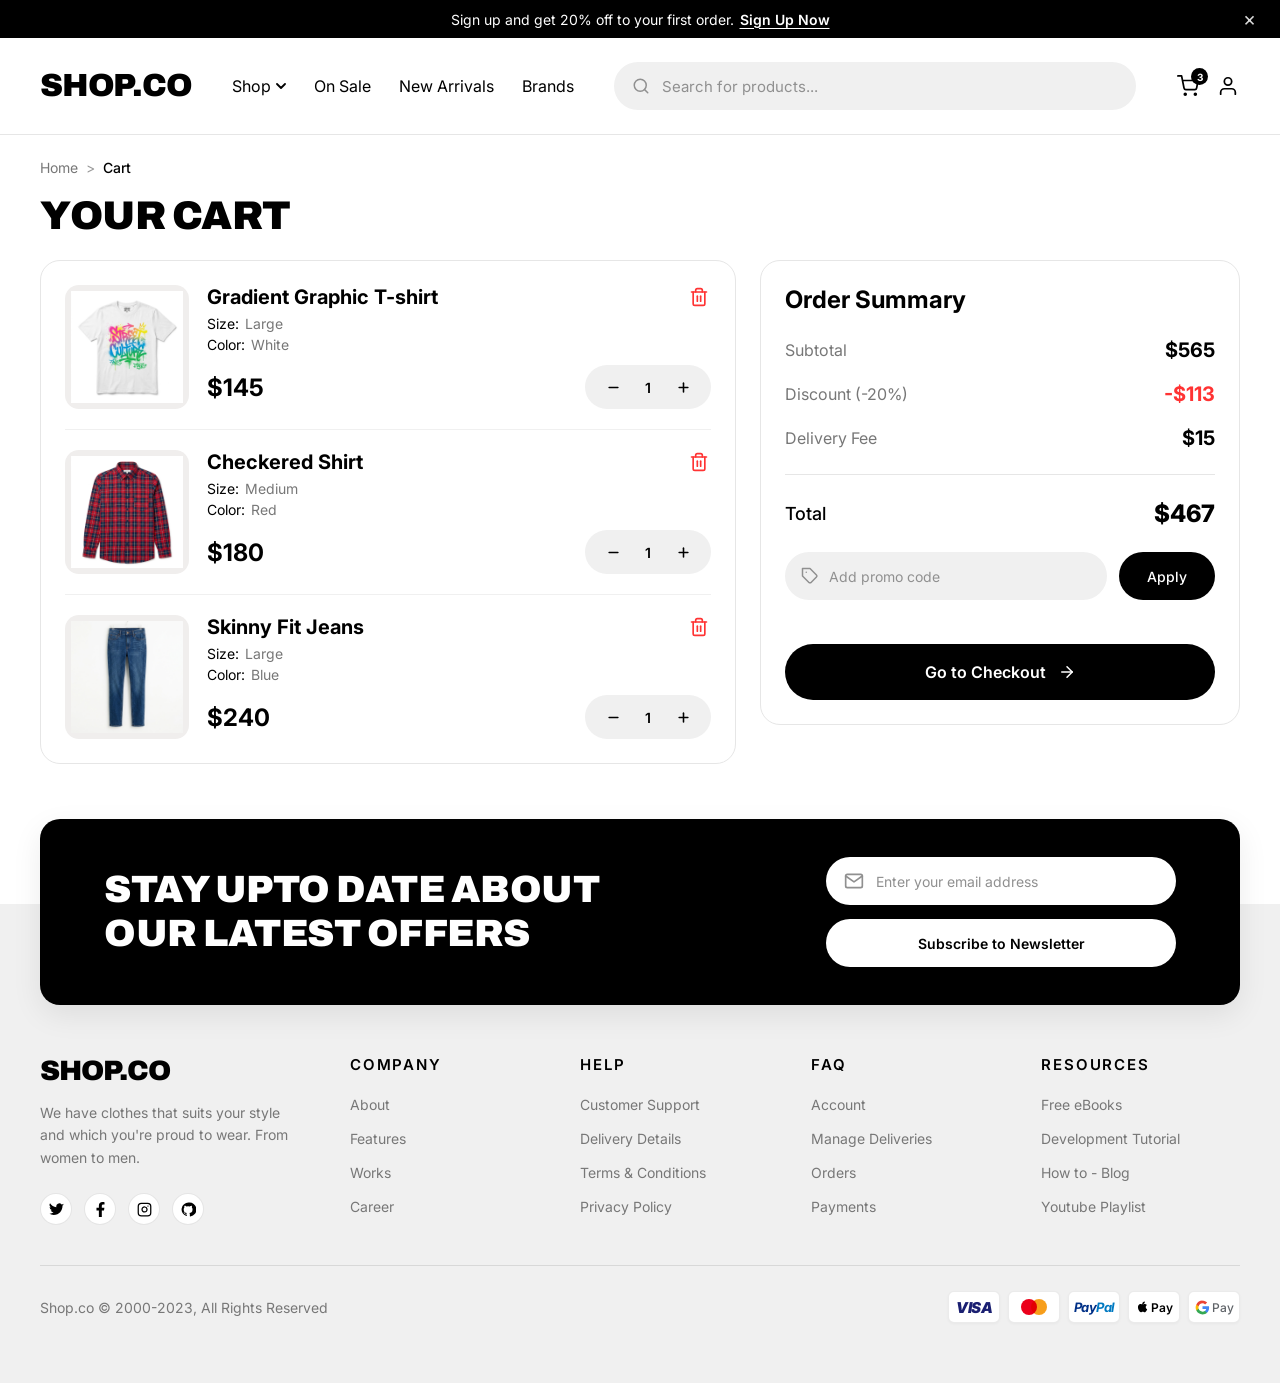
<file: cart.html>
<!DOCTYPE html>
<html lang="en">
<head>
  <meta charset="UTF-8" />
  <meta name="viewport" content="width=device-width, initial-scale=1.0" />
  <title>SHOP.CO | Your Cart</title>
  <link rel="preconnect" href="https://fonts.googleapis.com" />
  <link rel="preconnect" href="https://fonts.gstatic.com" crossorigin />
  <link href="https://fonts.googleapis.com/css2?family=Archivo:wght@700;800;900&family=Inter:wght@400;500;600;700;800&display=swap" rel="stylesheet" />
  <link rel="stylesheet" href="cart.css" />
</head>
<body>
  <!-- Top Announcement Bar -->
  <aside class="promo-bar" id="promoBar" aria-label="Announcement">
    <div class="promo-content">
      <span>Sign up and get 20% off to your first order.</span>
      <a href="#newsletter">Sign Up Now</a>
    </div>
    <button class="promo-close" id="closePromoBtn" aria-label="Dismiss banner">&times;</button>
  </aside>

  <!-- Main Navigation Header -->
  <header class="site-header">
    <div class="header-container">
      <a class="brand-logo" href="index.html">SHOP.CO</a>

      <nav class="main-nav" aria-label="Primary navigation">
        <a href="casual.html" class="nav-link has-dropdown">
          Shop
          <svg class="chevron-down" viewBox="0 0 10 6" fill="none" stroke="currentColor" stroke-width="1.8" stroke-linecap="round" stroke-linejoin="round" aria-hidden="true">
            <path d="M1 1L5 5L9 1" />
          </svg>
        </a>
        <a href="index.html#top-selling" class="nav-link">On Sale</a>
        <a href="index.html#new-arrivals" class="nav-link">New Arrivals</a>
        <a href="index.html#brands" class="nav-link">Brands</a>
      </nav>

      <div class="search-bar">
        <svg class="search-icon" viewBox="0 0 24 24" fill="none" stroke="currentColor" stroke-width="2" stroke-linecap="round" stroke-linejoin="round" aria-hidden="true">
          <circle cx="11" cy="11" r="8"></circle>
          <line x1="21" y1="21" x2="16.65" y2="16.65"></line>
        </svg>
        <input type="search" placeholder="Search for products..." aria-label="Search for products" />
      </div>

      <div class="header-icons">
        <a href="cart.html" class="icon-btn active" aria-label="Shopping Cart">
          <svg viewBox="0 0 24 24" fill="none" stroke="currentColor" stroke-width="1.9" stroke-linecap="round" stroke-linejoin="round" aria-hidden="true">
            <circle cx="9" cy="21" r="1"></circle>
            <circle cx="20" cy="21" r="1"></circle>
            <path d="M1 1h4l2.68 13.39a2 2 0 0 0 2 1.61h9.72a2 2 0 0 0 2-1.61L23 6H6"></path>
          </svg>
          <span class="cart-badge-count" id="cartCountBadge">3</span>
        </a>
        <a href="#" class="icon-btn" aria-label="User Account">
          <svg viewBox="0 0 24 24" fill="none" stroke="currentColor" stroke-width="1.9" stroke-linecap="round" stroke-linejoin="round" aria-hidden="true">
            <path d="M20 21v-2a4 4 0 0 0-4-4H8a4 4 0 0 0-4 4v2"></path>
            <circle cx="12" cy="7" r="4"></circle>
          </svg>
        </a>
      </div>
    </div>
  </header>

  <!-- Main Cart Section -->
  <main class="main-content">
    <div class="page-container">
      <!-- Breadcrumb -->
      <nav class="breadcrumb" aria-label="Breadcrumb">
        <a href="index.html">Home</a>
        <span class="separator" aria-hidden="true">&gt;</span>
        <span class="current" aria-current="page">Cart</span>
      </nav>

      <!-- Cart Page Title -->
      <h1 class="page-title">YOUR CART</h1>

      <!-- Cart Layout -->
      <div class="cart-layout" id="cartLayout">
        <!-- Left: Cart Items List -->
        <section class="cart-items-card" aria-label="Items in your cart">
          <div class="items-list" id="itemsList">
            <!-- Item 1: Gradient Graphic T-shirt -->
            <article class="cart-item" data-id="item-1" data-price="145">
              <div class="item-thumb">
                <img src="images/gradient-tshirt.jpg" alt="Gradient Graphic T-shirt" loading="eager" />
              </div>
              <div class="item-info">
                <div class="item-header">
                  <h2 class="item-title">Gradient Graphic T-shirt</h2>
                  <button class="delete-btn" aria-label="Remove Gradient Graphic T-shirt" onclick="removeItem('item-1')">
                    <svg viewBox="0 0 24 24" fill="none" stroke="currentColor" stroke-width="2" stroke-linecap="round" stroke-linejoin="round" aria-hidden="true">
                      <polyline points="3 6 5 6 21 6"></polyline>
                      <path d="M19 6v14a2 2 0 0 1-2 2H7a2 2 0 0 1-2-2V6m3 0V4a2 2 0 0 1 2-2h4a2 2 0 0 1 2 2v2"></path>
                      <line x1="10" y1="11" x2="10" y2="17"></line>
                      <line x1="14" y1="11" x2="14" y2="17"></line>
                    </svg>
                  </button>
                </div>
                <div class="item-meta">
                  <p class="meta-line">Size: <span class="meta-val">Large</span></p>
                  <p class="meta-line">Color: <span class="meta-val">White</span></p>
                </div>
                <div class="item-footer">
                  <span class="item-price" id="price-item-1">$145</span>
                  <div class="qty-control" role="group" aria-label="Quantity for Gradient Graphic T-shirt">
                    <button type="button" class="qty-btn" aria-label="Decrease quantity" onclick="updateQty('item-1', -1)">
                      <svg viewBox="0 0 24 24" fill="none" stroke="currentColor" stroke-width="2.5" stroke-linecap="round" stroke-linejoin="round"><line x1="5" y1="12" x2="19" y2="12"></line></svg>
                    </button>
                    <span class="qty-val" id="qty-item-1">1</span>
                    <button type="button" class="qty-btn" aria-label="Increase quantity" onclick="updateQty('item-1', 1)">
                      <svg viewBox="0 0 24 24" fill="none" stroke="currentColor" stroke-width="2.5" stroke-linecap="round" stroke-linejoin="round"><line x1="12" y1="5" x2="12" y2="19"></line><line x1="5" y1="12" x2="19" y2="12"></line></svg>
                    </button>
                  </div>
                </div>
              </div>
            </article>

            <div class="item-divider"></div>

            <!-- Item 2: Checkered Shirt -->
            <article class="cart-item" data-id="item-2" data-price="180">
              <div class="item-thumb">
                <img src="images/checkered-shirt.jpg" alt="Checkered Shirt" loading="eager" />
              </div>
              <div class="item-info">
                <div class="item-header">
                  <h2 class="item-title">Checkered Shirt</h2>
                  <button class="delete-btn" aria-label="Remove Checkered Shirt" onclick="removeItem('item-2')">
                    <svg viewBox="0 0 24 24" fill="none" stroke="currentColor" stroke-width="2" stroke-linecap="round" stroke-linejoin="round" aria-hidden="true">
                      <polyline points="3 6 5 6 21 6"></polyline>
                      <path d="M19 6v14a2 2 0 0 1-2 2H7a2 2 0 0 1-2-2V6m3 0V4a2 2 0 0 1 2-2h4a2 2 0 0 1 2 2v2"></path>
                      <line x1="10" y1="11" x2="10" y2="17"></line>
                      <line x1="14" y1="11" x2="14" y2="17"></line>
                    </svg>
                  </button>
                </div>
                <div class="item-meta">
                  <p class="meta-line">Size: <span class="meta-val">Medium</span></p>
                  <p class="meta-line">Color: <span class="meta-val">Red</span></p>
                </div>
                <div class="item-footer">
                  <span class="item-price" id="price-item-2">$180</span>
                  <div class="qty-control" role="group" aria-label="Quantity for Checkered Shirt">
                    <button type="button" class="qty-btn" aria-label="Decrease quantity" onclick="updateQty('item-2', -1)">
                      <svg viewBox="0 0 24 24" fill="none" stroke="currentColor" stroke-width="2.5" stroke-linecap="round" stroke-linejoin="round"><line x1="5" y1="12" x2="19" y2="12"></line></svg>
                    </button>
                    <span class="qty-val" id="qty-item-2">1</span>
                    <button type="button" class="qty-btn" aria-label="Increase quantity" onclick="updateQty('item-2', 1)">
                      <svg viewBox="0 0 24 24" fill="none" stroke="currentColor" stroke-width="2.5" stroke-linecap="round" stroke-linejoin="round"><line x1="12" y1="5" x2="12" y2="19"></line><line x1="5" y1="12" x2="19" y2="12"></line></svg>
                    </button>
                  </div>
                </div>
              </div>
            </article>

            <div class="item-divider"></div>

            <!-- Item 3: Skinny Fit Jeans -->
            <article class="cart-item" data-id="item-3" data-price="240">
              <div class="item-thumb">
                <img src="images/skinny-jeans.jpg" alt="Skinny Fit Jeans" loading="eager" />
              </div>
              <div class="item-info">
                <div class="item-header">
                  <h2 class="item-title">Skinny Fit Jeans</h2>
                  <button class="delete-btn" aria-label="Remove Skinny Fit Jeans" onclick="removeItem('item-3')">
                    <svg viewBox="0 0 24 24" fill="none" stroke="currentColor" stroke-width="2" stroke-linecap="round" stroke-linejoin="round" aria-hidden="true">
                      <polyline points="3 6 5 6 21 6"></polyline>
                      <path d="M19 6v14a2 2 0 0 1-2 2H7a2 2 0 0 1-2-2V6m3 0V4a2 2 0 0 1 2-2h4a2 2 0 0 1 2 2v2"></path>
                      <line x1="10" y1="11" x2="10" y2="17"></line>
                      <line x1="14" y1="11" x2="14" y2="17"></line>
                    </svg>
                  </button>
                </div>
                <div class="item-meta">
                  <p class="meta-line">Size: <span class="meta-val">Large</span></p>
                  <p class="meta-line">Color: <span class="meta-val">Blue</span></p>
                </div>
                <div class="item-footer">
                  <span class="item-price" id="price-item-3">$240</span>
                  <div class="qty-control" role="group" aria-label="Quantity for Skinny Fit Jeans">
                    <button type="button" class="qty-btn" aria-label="Decrease quantity" onclick="updateQty('item-3', -1)">
                      <svg viewBox="0 0 24 24" fill="none" stroke="currentColor" stroke-width="2.5" stroke-linecap="round" stroke-linejoin="round"><line x1="5" y1="12" x2="19" y2="12"></line></svg>
                    </button>
                    <span class="qty-val" id="qty-item-3">1</span>
                    <button type="button" class="qty-btn" aria-label="Increase quantity" onclick="updateQty('item-3', 1)">
                      <svg viewBox="0 0 24 24" fill="none" stroke="currentColor" stroke-width="2.5" stroke-linecap="round" stroke-linejoin="round"><line x1="12" y1="5" x2="12" y2="19"></line><line x1="5" y1="12" x2="19" y2="12"></line></svg>
                    </button>
                  </div>
                </div>
              </div>
            </article>
          </div>

          <!-- Empty state when all items are removed -->
          <div class="empty-cart-state" id="emptyCartState" style="display: none;">
            <svg class="empty-cart-icon" viewBox="0 0 24 24" fill="none" stroke="currentColor" stroke-width="1.5">
              <circle cx="9" cy="21" r="1"></circle>
              <circle cx="20" cy="21" r="1"></circle>
              <path d="M1 1h4l2.68 13.39a2 2 0 0 0 2 1.61h9.72a2 2 0 0 0 2-1.61L23 6H6"></path>
            </svg>
            <h3>Your cart is empty</h3>
            <p>Looks like you haven't added any products to your cart yet.</p>
            <a href="index.html" class="primary-btn continue-shopping-btn">Explore Products</a>
          </div>
        </section>

        <!-- Right: Order Summary Card -->
        <aside class="order-summary-card" aria-label="Order summary">
          <h2 class="summary-title">Order Summary</h2>

          <div class="summary-lines">
            <div class="summary-row">
              <span class="row-label">Subtotal</span>
              <span class="row-value" id="summarySubtotal">$565</span>
            </div>
            <div class="summary-row">
              <span class="row-label">Discount (-20%)</span>
              <span class="row-value discount-text" id="summaryDiscount">-$113</span>
            </div>
            <div class="summary-row">
              <span class="row-label">Delivery Fee</span>
              <span class="row-value" id="summaryDelivery">$15</span>
            </div>

            <div class="summary-divider"></div>

            <div class="summary-row total-row">
              <span class="row-label total-label">Total</span>
              <span class="row-value total-value" id="summaryTotal">$467</span>
            </div>
          </div>

          <!-- Promo Code Section -->
          <form class="promo-form" id="promoForm" onsubmit="applyPromo(event)">
            <div class="promo-input-box">
              <svg class="tag-icon" viewBox="0 0 24 24" fill="none" stroke="currentColor" stroke-width="2" stroke-linecap="round" stroke-linejoin="round" aria-hidden="true">
                <path d="M20.59 13.41l-7.17 7.17a2 2 0 0 1-2.83 0L2 12V2h10l8.59 8.59a2 2 0 0 1 0 2.82z"></path>
                <line x1="7" y1="7" x2="7.01" y2="7"></line>
              </svg>
              <input type="text" id="promoInput" placeholder="Add promo code" aria-label="Add promo code" />
            </div>
            <button type="submit" class="apply-btn" id="applyPromoBtn">Apply</button>
          </form>
          <div class="promo-message" id="promoMessage"></div>

          <!-- Checkout Button -->
          <button type="button" class="checkout-btn" id="checkoutBtn" onclick="openCheckoutModal()">
            <span>Go to Checkout</span>
            <svg class="arrow-right" viewBox="0 0 24 24" fill="none" stroke="currentColor" stroke-width="2" stroke-linecap="round" stroke-linejoin="round" aria-hidden="true">
              <line x1="5" y1="12" x2="19" y2="12"></line>
              <polyline points="12 5 19 12 12 19"></polyline>
            </svg>
          </button>
        </aside>
      </div>
    </div>
  </main>

  <!-- Newsletter & Footer Wrap -->
  <footer class="footer-section">
    <div class="page-container footer-container">
      <!-- Floating Newsletter Card -->
      <section class="newsletter-card" id="newsletter">
        <h2 class="newsletter-heading">
          STAY UPTO DATE ABOUT<br />OUR LATEST OFFERS
        </h2>
        <form class="newsletter-form" id="newsletterForm" onsubmit="subscribeNewsletter(event)">
          <div class="newsletter-input-box">
            <svg class="mail-icon" viewBox="0 0 24 24" fill="none" stroke="currentColor" stroke-width="2" stroke-linecap="round" stroke-linejoin="round" aria-hidden="true">
              <path d="M4 4h16c1.1 0 2 .9 2 2v12c0 1.1-.9 2-2 2H4c-1.1 0-2-.9-2-2V6c0-1.1.9-2 2-2z"></path>
              <polyline points="22,6 12,13 2,6"></polyline>
            </svg>
            <input type="email" id="newsletterEmail" placeholder="Enter your email address" required aria-label="Enter your email address" />
          </div>
          <button type="submit" class="subscribe-btn">Subscribe to Newsletter</button>
        </form>
      </section>

      <!-- Main Footer Columns -->
      <div class="footer-grid">
        <div class="footer-col brand-col">
          <a class="footer-brand" href="index.html">SHOP.CO</a>
          <p class="brand-desc">
            We have clothes that suits your style and which you're proud to wear. From women to men.
          </p>
          <div class="social-row">
            <a href="#" class="social-circle" aria-label="Twitter">
              <svg viewBox="0 0 24 24" fill="currentColor" aria-hidden="true">
                <path d="M23.95 4.57a10 10 0 0 1-2.83.78 4.93 4.93 0 0 0 2.17-2.72 9.9 9.9 0 0 1-3.13 1.2 4.92 4.92 0 0 0-8.39 4.49A13.98 13.98 0 0 1 1.64 2.16a4.92 4.92 0 0 0 1.52 6.57 4.9 4.9 0 0 1-2.23-.62v.06a4.93 4.93 0 0 0 3.95 4.83 4.9 4.9 0 0 1-2.22.08 4.94 4.94 0 0 0 4.6 3.42A9.88 9.88 0 0 1 0 18.54a13.94 13.94 0 0 0 7.55 2.21c9.06 0 14.01-7.5 14.01-14.01l-.02-.64a10 10 0 0 0 2.46-2.54z"/>
              </svg>
            </a>
            <a href="#" class="social-circle" aria-label="Facebook">
              <svg viewBox="0 0 320 512" fill="currentColor" aria-hidden="true">
                <path d="M279.14 288l14.22-92.66h-88.91v-60.13c0-25.35 12.42-50.06 52.24-50.06H297V6.26S260.43 0 225.36 0c-73.22 0-121.08 44.38-121.08 124.72v70.62H22.89V288h81.39v224h100.17V288z"/>
              </svg>
            </a>
            <a href="#" class="social-circle" aria-label="Instagram">
              <svg viewBox="0 0 24 24" fill="none" stroke="currentColor" stroke-width="2" stroke-linecap="round" stroke-linejoin="round" aria-hidden="true">
                <rect x="2" y="2" width="20" height="20" rx="5" ry="5"></rect>
                <path d="M16 11.37A4 4 0 1 1 12.63 8 4 4 0 0 1 16 11.37z"></path>
                <line x1="17.5" y1="6.5" x2="17.51" y2="6.5"></line>
              </svg>
            </a>
            <a href="#" class="social-circle" aria-label="GitHub">
              <svg viewBox="0 0 24 24" fill="currentColor" aria-hidden="true">
                <path d="M12 .9a11.1 11.1 0 0 0-3.51 21.63c.55.1.76-.24.76-.54v-2.1c-3.1.67-3.75-1.32-3.75-1.32-.5-1.29-1.24-1.63-1.24-1.63-1.01-.69.08-.68.08-.68 1.12.08 1.71 1.15 1.71 1.15 1 .1.1 2.1 2.62 1.59.1-.74.39-1.24.71-1.52-2.47-.28-5.07-1.24-5.07-5.5 0-1.22.44-2.21 1.15-2.99-.12-.28-.5-1.42.11-2.96 0 0 .94-.3 3.05 1.14a10.6 10.6 0 0 1 5.55 0c2.11-1.44 3.05-1.14 3.05-1.14.61 1.54.23 2.68.11 2.96.72.78 1.15 1.77 1.15 2.99 0 4.27-2.6 5.21-5.08 5.49.4.35.76 1.02.76 2.06v3.05c0 .3.2.65.77.54A11.1 11.1 0 0 0 12 .9z"/>
              </svg>
            </a>
          </div>
        </div>

        <div class="footer-col">
          <h3 class="col-title">COMPANY</h3>
          <ul class="col-links">
            <li><a href="#">About</a></li>
            <li><a href="#">Features</a></li>
            <li><a href="#">Works</a></li>
            <li><a href="#">Career</a></li>
          </ul>
        </div>

        <div class="footer-col">
          <h3 class="col-title">HELP</h3>
          <ul class="col-links">
            <li><a href="#">Customer Support</a></li>
            <li><a href="#">Delivery Details</a></li>
            <li><a href="#">Terms &amp; Conditions</a></li>
            <li><a href="#">Privacy Policy</a></li>
          </ul>
        </div>

        <div class="footer-col">
          <h3 class="col-title">FAQ</h3>
          <ul class="col-links">
            <li><a href="#">Account</a></li>
            <li><a href="#">Manage Deliveries</a></li>
            <li><a href="#">Orders</a></li>
            <li><a href="#">Payments</a></li>
          </ul>
        </div>

        <div class="footer-col">
          <h3 class="col-title">RESOURCES</h3>
          <ul class="col-links">
            <li><a href="#">Free eBooks</a></li>
            <li><a href="#">Development Tutorial</a></li>
            <li><a href="#">How to - Blog</a></li>
            <li><a href="#">Youtube Playlist</a></li>
          </ul>
        </div>
      </div>

      <!-- Footer Bottom Copyright & Payments -->
      <div class="footer-bottom">
        <p class="copyright-text">Shop.co © 2000-2023, All Rights Reserved</p>
        <div class="payment-methods" aria-label="Accepted Payment Methods">
          <div class="payment-badge" aria-label="Visa">
            <span class="visa-text">VISA</span>
          </div>
          <div class="payment-badge" aria-label="Mastercard">
            <div class="mc-circles">
              <span class="mc-circle red"></span>
              <span class="mc-circle yellow"></span>
            </div>
          </div>
          <div class="payment-badge" aria-label="PayPal">
            <span class="paypal-text"><span class="pp-dark">Pay</span><span class="pp-light">Pal</span></span>
          </div>
          <div class="payment-badge" aria-label="Apple Pay">
            <svg class="apple-icon" viewBox="0 0 24 24" fill="currentColor">
              <path d="M16.37 1.43c0 1.14-.42 2.2-1.24 3.16-1 .99-2.21 1.57-3.52 1.46-.04-.14-.06-.29-.06-.45 0-1.1.48-2.27 1.32-3.2C13.8 1.38 14.99.75 16.2.7c.06.24.17.49.17.73ZM20.64 15.37c-.47 1.06-.69 1.55-1.29 2.5-.83 1.29-2.01 2.9-3.47 2.92-1.3.01-1.63-.85-3.39-.84-1.76.01-2.12.85-3.41.84-1.46-.01-2.58-1.48-3.41-2.77-2.33-3.6-2.58-7.83-1.14-10.08 1.03-1.61 2.67-2.56 4.21-2.56 1.57 0 2.56.85 3.84.85 1.24 0 2-.85 3.8-.85 1.36 0 2.8.74 3.83 2.02-3.37 1.85-2.82 6.66.43 7.97Z"/>
            </svg>
            <span class="apple-pay-text">Pay</span>
          </div>
          <div class="payment-badge" aria-label="Google Pay">
            <svg class="gpay-icon" viewBox="0 0 24 24">
              <path fill="#4285f4" d="M22.56 12.25c0-.78-.07-1.53-.2-2.25H12v4.26h5.92a5.06 5.06 0 0 1-2.2 3.32v2.77h3.57c2.08-1.92 3.27-4.75 3.27-8.1Z"/>
              <path fill="#34a853" d="M12 23c2.97 0 5.46-.98 7.28-2.65l-3.57-2.77c-.99.66-2.25 1.06-3.71 1.06-2.86 0-5.29-1.93-6.16-4.53H2.15v2.84A11 11 0 0 0 12 23Z"/>
              <path fill="#fbbc05" d="M5.84 14.11A6.6 6.6 0 0 1 5.5 12c0-.73.12-1.44.34-2.11V7.05H2.15A11 11 0 0 0 1 12c0 1.78.43 3.46 1.15 4.95l3.69-2.84Z"/>
              <path fill="#ea4335" d="M12 5.36c1.62 0 3.06.56 4.2 1.64l3.15-3.15C17.45 2.09 14.97 1 12 1a11 11 0 0 0-9.85 6.05l3.69 2.84C6.71 7.29 9.14 5.36 12 5.36Z"/>
            </svg>
            <span class="gpay-text">Pay</span>
          </div>
        </div>
      </div>
    </div>
  </footer>

  <!-- Checkout Success Modal -->
  <div class="modal-backdrop" id="checkoutModal" role="dialog" aria-modal="true" aria-labelledby="modalTitle">
    <div class="modal-card">
      <div class="modal-check-icon">
        <svg viewBox="0 0 24 24" fill="none" stroke="currentColor" stroke-width="3" stroke-linecap="round" stroke-linejoin="round">
          <polyline points="20 6 9 17 4 12"></polyline>
        </svg>
      </div>
      <h3 id="modalTitle">Order Placed Successfully!</h3>
      <p class="modal-text">Thank you for your purchase from SHOP.CO. Your order confirmation and receipt have been sent to your email.</p>
      <div class="modal-summary">
        <div class="modal-row"><span>Total Paid:</span><strong id="modalTotalPaid">$467</strong></div>
        <div class="modal-row"><span>Items:</span><strong id="modalItemsCount">3 products</strong></div>
        <div class="modal-row"><span>Delivery:</span><strong>Express ($15)</strong></div>
      </div>
      <button class="primary-btn modal-close-btn" onclick="closeCheckoutModal()">Back to Shopping</button>
    </div>
  </div>

  <!-- Notification Toast -->
  <div class="toast-notification" id="toastNotification" role="status" aria-live="polite"></div>

  <script src="cart.js"></script>
</body>
</html>
</file>
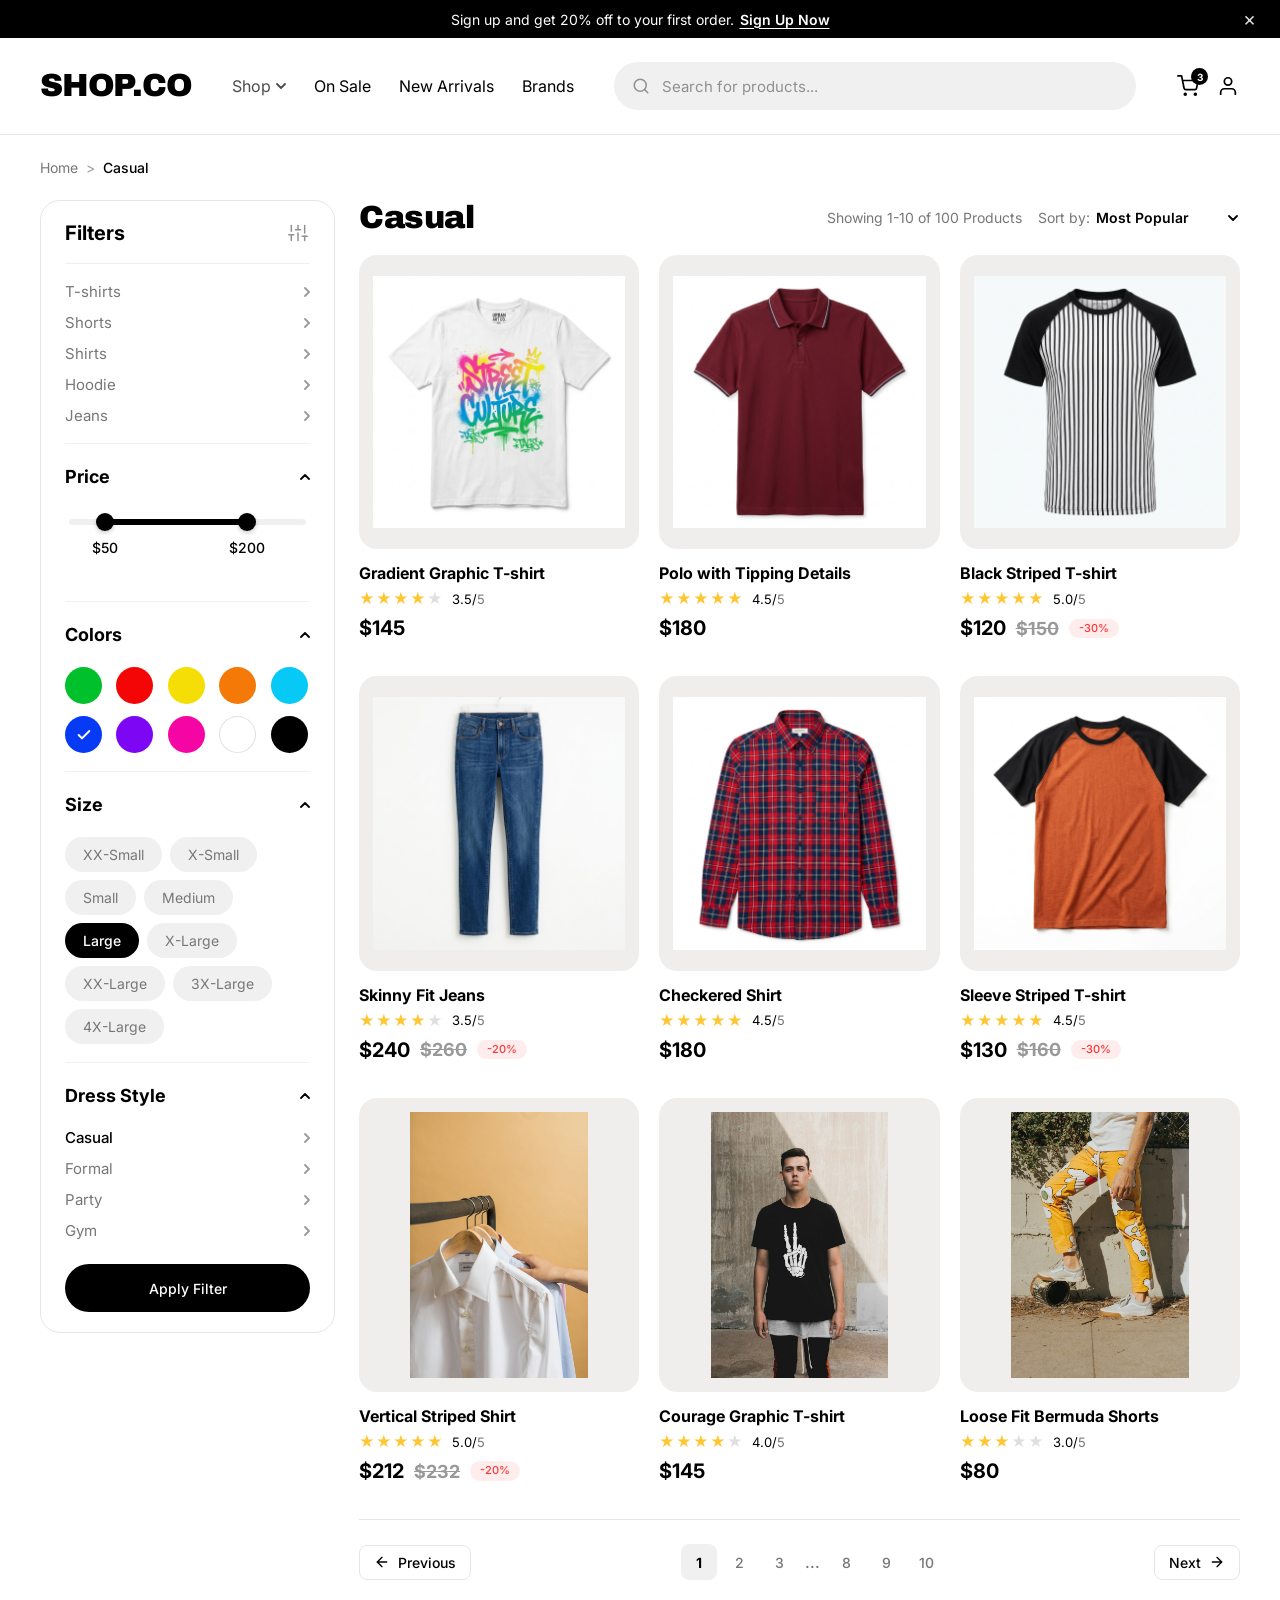
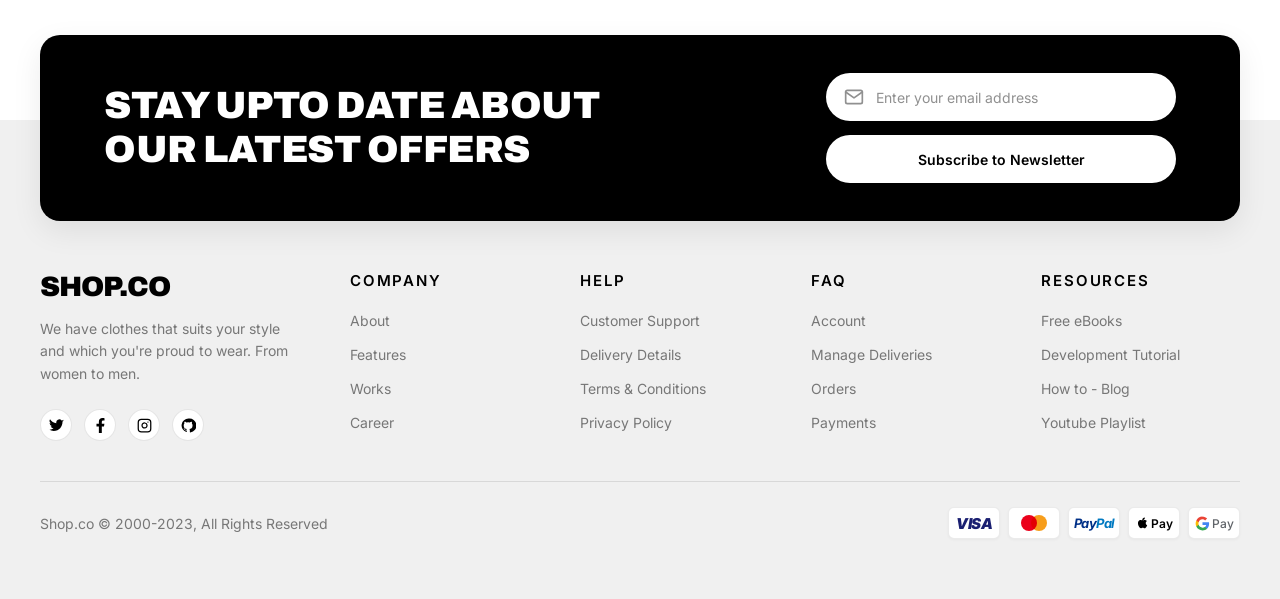
<file: casual.html>
<!DOCTYPE html>
<html lang="en">
<head>
  <meta charset="UTF-8" />
  <meta name="viewport" content="width=device-width, initial-scale=1.0" />
  <title>SHOP.CO | Casual Clothes</title>
  <link rel="preconnect" href="https://fonts.googleapis.com" />
  <link rel="preconnect" href="https://fonts.gstatic.com" crossorigin />
  <link href="https://fonts.googleapis.com/css2?family=Archivo:wght@700;800;900&family=Inter:wght@400;500;600;700;800&display=swap" rel="stylesheet" />
  <link rel="stylesheet" href="category.css" />
</head>
<body>
  <!-- Top Announcement Bar -->
  <aside class="promo-bar" id="promoBar" aria-label="Announcement">
    <div class="promo-content">
      <span>Sign up and get 20% off to your first order.</span>
      <a href="#newsletter">Sign Up Now</a>
    </div>
    <button class="promo-close" id="closePromoBtn" aria-label="Dismiss banner">&times;</button>
  </aside>

  <!-- Main Navigation Header -->
  <header class="site-header">
    <div class="header-container">
      <a class="brand-logo" href="index.html">SHOP.CO</a>

      <nav class="main-nav" aria-label="Primary navigation">
        <a href="casual.html" class="nav-link has-dropdown active">
          Shop
          <svg class="chevron-down" viewBox="0 0 10 6" fill="none" stroke="currentColor" stroke-width="1.8" stroke-linecap="round" stroke-linejoin="round" aria-hidden="true">
            <path d="M1 1L5 5L9 1" />
          </svg>
        </a>
        <a href="index.html#top-selling" class="nav-link">On Sale</a>
        <a href="index.html#new-arrivals" class="nav-link">New Arrivals</a>
        <a href="index.html#brands" class="nav-link">Brands</a>
      </nav>

      <div class="search-bar">
        <svg class="search-icon" viewBox="0 0 24 24" fill="none" stroke="currentColor" stroke-width="2" stroke-linecap="round" stroke-linejoin="round" aria-hidden="true">
          <circle cx="11" cy="11" r="8"></circle>
          <line x1="21" y1="21" x2="16.65" y2="16.65"></line>
        </svg>
        <input type="search" placeholder="Search for products..." aria-label="Search for products" />
      </div>

      <div class="header-icons">
        <a href="cart.html" class="icon-btn" aria-label="Shopping Cart">
          <svg viewBox="0 0 24 24" fill="none" stroke="currentColor" stroke-width="1.9" stroke-linecap="round" stroke-linejoin="round" aria-hidden="true">
            <circle cx="9" cy="21" r="1"></circle>
            <circle cx="20" cy="21" r="1"></circle>
            <path d="M1 1h4l2.68 13.39a2 2 0 0 0 2 1.61h9.72a2 2 0 0 0 2-1.61L23 6H6"></path>
          </svg>
          <span class="cart-badge-count">3</span>
        </a>
        <a href="#" class="icon-btn" aria-label="User Account">
          <svg viewBox="0 0 24 24" fill="none" stroke="currentColor" stroke-width="1.9" stroke-linecap="round" stroke-linejoin="round" aria-hidden="true">
            <path d="M20 21v-2a4 4 0 0 0-4-4H8a4 4 0 0 0-4 4v2"></path>
            <circle cx="12" cy="7" r="4"></circle>
          </svg>
        </a>
      </div>
    </div>
  </header>

  <!-- Main Category Section -->
  <main class="main-content">
    <div class="page-container">
      <!-- Breadcrumb -->
      <nav class="breadcrumb" aria-label="Breadcrumb">
        <a href="index.html">Home</a>
        <span class="separator" aria-hidden="true">&gt;</span>
        <span class="current" aria-current="page">Casual</span>
      </nav>

      <!-- Category Layout -->
      <div class="category-layout">
        <!-- Left Column: Filters Sidebar -->
        <aside class="filters-sidebar" id="filtersSidebar" aria-label="Product filters">
          <div class="filters-header">
            <h2 class="filters-title">Filters</h2>
            <button type="button" class="filter-icon-btn" aria-label="Filter Options">
              <svg viewBox="0 0 24 24" fill="none" stroke="currentColor" stroke-width="1.8" stroke-linecap="round" stroke-linejoin="round" aria-hidden="true">
                <line x1="4" y1="21" x2="4" y2="14"></line>
                <line x1="4" y1="10" x2="4" y2="3"></line>
                <line x1="12" y1="21" x2="12" y2="12"></line>
                <line x1="12" y1="8" x2="12" y2="3"></line>
                <line x1="20" y1="21" x2="20" y2="16"></line>
                <line x1="20" y1="12" x2="20" y2="3"></line>
                <line x1="1" y1="14" x2="7" y2="14"></line>
                <line x1="9" y1="8" x2="15" y2="8"></line>
                <line x1="17" y1="16" x2="23" y2="16"></line>
              </svg>
            </button>
            <button type="button" class="close-filter-mobile" id="closeFilterMobileBtn" aria-label="Close filters">&times;</button>
          </div>

          <div class="filter-divider"></div>

          <!-- Category Links List -->
          <ul class="category-filter-list">
            <li>
              <a href="#" class="category-filter-link">
                <span>T-shirts</span>
                <svg class="chevron-right" viewBox="0 0 6 10" fill="none" stroke="currentColor" stroke-width="1.8" stroke-linecap="round" stroke-linejoin="round"><path d="M1 9L5 5L1 1"/></svg>
              </a>
            </li>
            <li>
              <a href="#" class="category-filter-link">
                <span>Shorts</span>
                <svg class="chevron-right" viewBox="0 0 6 10" fill="none" stroke="currentColor" stroke-width="1.8" stroke-linecap="round" stroke-linejoin="round"><path d="M1 9L5 5L1 1"/></svg>
              </a>
            </li>
            <li>
              <a href="#" class="category-filter-link">
                <span>Shirts</span>
                <svg class="chevron-right" viewBox="0 0 6 10" fill="none" stroke="currentColor" stroke-width="1.8" stroke-linecap="round" stroke-linejoin="round"><path d="M1 9L5 5L1 1"/></svg>
              </a>
            </li>
            <li>
              <a href="#" class="category-filter-link">
                <span>Hoodie</span>
                <svg class="chevron-right" viewBox="0 0 6 10" fill="none" stroke="currentColor" stroke-width="1.8" stroke-linecap="round" stroke-linejoin="round"><path d="M1 9L5 5L1 1"/></svg>
              </a>
            </li>
            <li>
              <a href="#" class="category-filter-link">
                <span>Jeans</span>
                <svg class="chevron-right" viewBox="0 0 6 10" fill="none" stroke="currentColor" stroke-width="1.8" stroke-linecap="round" stroke-linejoin="round"><path d="M1 9L5 5L1 1"/></svg>
              </a>
            </li>
          </ul>

          <div class="filter-divider"></div>

          <!-- Price Filter Accordion -->
          <div class="filter-group open" id="priceFilterGroup">
            <button type="button" class="filter-group-header" onclick="toggleFilterGroup('priceFilterGroup')">
              <span class="group-title">Price</span>
              <svg class="chevron-accordion" viewBox="0 0 10 6" fill="none" stroke="currentColor" stroke-width="1.8" stroke-linecap="round" stroke-linejoin="round"><path d="M1 5L5 1L9 5"/></svg>
            </button>
            <div class="filter-group-content">
              <div class="price-slider-wrap">
                <div class="price-slider-track">
                  <div class="price-slider-range" style="left: 15%; width: 60%;"></div>
                  <div class="price-slider-thumb thumb-min" style="left: 15%;"></div>
                  <div class="price-slider-thumb thumb-max" style="left: 75%;"></div>
                </div>
                <div class="price-labels">
                  <span class="price-val" style="left: 15%;">$50</span>
                  <span class="price-val" style="left: 75%;">$200</span>
                </div>
              </div>
            </div>
          </div>

          <div class="filter-divider"></div>

          <!-- Colors Filter Accordion -->
          <div class="filter-group open" id="colorsFilterGroup">
            <button type="button" class="filter-group-header" onclick="toggleFilterGroup('colorsFilterGroup')">
              <span class="group-title">Colors</span>
              <svg class="chevron-accordion" viewBox="0 0 10 6" fill="none" stroke="currentColor" stroke-width="1.8" stroke-linecap="round" stroke-linejoin="round"><path d="M1 5L5 1L9 5"/></svg>
            </button>
            <div class="filter-group-content">
              <div class="color-swatches-grid">
                <!-- 10 Colors: 2 rows of 5 -->
                <button type="button" class="color-swatch" style="--swatch-color: #00c12b;" aria-label="Green" onclick="selectColor(this)"></button>
                <button type="button" class="color-swatch" style="--swatch-color: #f50606;" aria-label="Red" onclick="selectColor(this)"></button>
                <button type="button" class="color-swatch" style="--swatch-color: #f5dd06;" aria-label="Yellow" onclick="selectColor(this)"></button>
                <button type="button" class="color-swatch" style="--swatch-color: #f57906;" aria-label="Orange" onclick="selectColor(this)"></button>
                <button type="button" class="color-swatch" style="--swatch-color: #06caf5;" aria-label="Cyan" onclick="selectColor(this)"></button>
                
                <!-- Blue selected by default with checkmark as in screenshot -->
                <button type="button" class="color-swatch selected" style="--swatch-color: #063af5;" aria-label="Blue" onclick="selectColor(this)">
                  <svg viewBox="0 0 24 24" fill="none" stroke="currentColor" stroke-width="3" stroke-linecap="round" stroke-linejoin="round"><polyline points="20 6 9 17 4 12"></polyline></svg>
                </button>
                <button type="button" class="color-swatch" style="--swatch-color: #7d06f5;" aria-label="Purple" onclick="selectColor(this)"></button>
                <button type="button" class="color-swatch" style="--swatch-color: #f506a4;" aria-label="Pink" onclick="selectColor(this)"></button>
                <button type="button" class="color-swatch white-swatch" style="--swatch-color: #ffffff;" aria-label="White" onclick="selectColor(this)"></button>
                <button type="button" class="color-swatch" style="--swatch-color: #000000;" aria-label="Black" onclick="selectColor(this)"></button>
              </div>
            </div>
          </div>

          <div class="filter-divider"></div>

          <!-- Size Filter Accordion -->
          <div class="filter-group open" id="sizeFilterGroup">
            <button type="button" class="filter-group-header" onclick="toggleFilterGroup('sizeFilterGroup')">
              <span class="group-title">Size</span>
              <svg class="chevron-accordion" viewBox="0 0 10 6" fill="none" stroke="currentColor" stroke-width="1.8" stroke-linecap="round" stroke-linejoin="round"><path d="M1 5L5 1L9 5"/></svg>
            </button>
            <div class="filter-group-content">
              <div class="size-tags-grid">
                <button type="button" class="size-pill" onclick="selectSize(this)">XX-Small</button>
                <button type="button" class="size-pill" onclick="selectSize(this)">X-Small</button>
                <button type="button" class="size-pill" onclick="selectSize(this)">Small</button>
                <button type="button" class="size-pill" onclick="selectSize(this)">Medium</button>
                <!-- Large active by default as shown in reference image -->
                <button type="button" class="size-pill selected" onclick="selectSize(this)">Large</button>
                <button type="button" class="size-pill" onclick="selectSize(this)">X-Large</button>
                <button type="button" class="size-pill" onclick="selectSize(this)">XX-Large</button>
                <button type="button" class="size-pill" onclick="selectSize(this)">3X-Large</button>
                <button type="button" class="size-pill" onclick="selectSize(this)">4X-Large</button>
              </div>
            </div>
          </div>

          <div class="filter-divider"></div>

          <!-- Dress Style Filter Accordion -->
          <div class="filter-group open" id="dressStyleFilterGroup">
            <button type="button" class="filter-group-header" onclick="toggleFilterGroup('dressStyleFilterGroup')">
              <span class="group-title">Dress Style</span>
              <svg class="chevron-accordion" viewBox="0 0 10 6" fill="none" stroke="currentColor" stroke-width="1.8" stroke-linecap="round" stroke-linejoin="round"><path d="M1 5L5 1L9 5"/></svg>
            </button>
            <div class="filter-group-content">
              <ul class="category-filter-list">
                <li>
                  <a href="#" class="category-filter-link active-link">
                    <span>Casual</span>
                    <svg class="chevron-right" viewBox="0 0 6 10" fill="none" stroke="currentColor" stroke-width="1.8" stroke-linecap="round" stroke-linejoin="round"><path d="M1 9L5 5L1 1"/></svg>
                  </a>
                </li>
                <li>
                  <a href="#" class="category-filter-link">
                    <span>Formal</span>
                    <svg class="chevron-right" viewBox="0 0 6 10" fill="none" stroke="currentColor" stroke-width="1.8" stroke-linecap="round" stroke-linejoin="round"><path d="M1 9L5 5L1 1"/></svg>
                  </a>
                </li>
                <li>
                  <a href="#" class="category-filter-link">
                    <span>Party</span>
                    <svg class="chevron-right" viewBox="0 0 6 10" fill="none" stroke="currentColor" stroke-width="1.8" stroke-linecap="round" stroke-linejoin="round"><path d="M1 9L5 5L1 1"/></svg>
                  </a>
                </li>
                <li>
                  <a href="#" class="category-filter-link">
                    <span>Gym</span>
                    <svg class="chevron-right" viewBox="0 0 6 10" fill="none" stroke="currentColor" stroke-width="1.8" stroke-linecap="round" stroke-linejoin="round"><path d="M1 9L5 5L1 1"/></svg>
                  </a>
                </li>
              </ul>
            </div>
          </div>

          <!-- Apply Filter Button -->
          <button type="button" class="apply-filter-btn" onclick="applyFilters()">Apply Filter</button>
        </aside>

        <!-- Right Column: Products Section -->
        <section class="products-section" aria-label="Casual Products">
          <!-- Section Header: Title & Sort Info -->
          <div class="products-header">
            <h1 class="category-title">Casual</h1>
            
            <div class="products-meta-controls">
              <span class="products-count">Showing 1-10 of 100 Products</span>
              <div class="sort-selector">
                <span class="sort-label">Sort by:</span>
                <div class="sort-dropdown">
                  <select id="sortSelect" aria-label="Sort products">
                    <option value="popular" selected>Most Popular</option>
                    <option value="newest">Newest</option>
                    <option value="price-low">Price: Low to High</option>
                    <option value="price-high">Price: High to Low</option>
                  </select>
                  <svg class="chevron-select" viewBox="0 0 10 6" fill="none" stroke="currentColor" stroke-width="1.8" stroke-linecap="round" stroke-linejoin="round" aria-hidden="true">
                    <path d="M1 1L5 5L9 1" />
                  </svg>
                </div>
              </div>

              <!-- Mobile Trigger to Open Filter Drawer -->
              <button type="button" class="mobile-filter-trigger" id="mobileFilterTrigger" aria-label="Open Filters">
                <svg viewBox="0 0 24 24" fill="none" stroke="currentColor" stroke-width="2" stroke-linecap="round" stroke-linejoin="round">
                  <line x1="4" y1="21" x2="4" y2="14"></line>
                  <line x1="4" y1="10" x2="4" y2="3"></line>
                  <line x1="12" y1="21" x2="12" y2="12"></line>
                  <line x1="12" y1="8" x2="12" y2="3"></line>
                  <line x1="20" y1="21" x2="20" y2="16"></line>
                  <line x1="20" y1="12" x2="20" y2="3"></line>
                  <line x1="1" y1="14" x2="7" y2="14"></line>
                  <line x1="9" y1="8" x2="15" y2="8"></line>
                  <line x1="17" y1="16" x2="23" y2="16"></line>
                </svg>
              </button>
            </div>
          </div>

          <!-- 9-Product Grid -->
          <div class="products-grid">
            <!-- Product 1: Gradient Graphic T-shirt -->
            <article class="product-card">
              <a href="product-details.html" class="product-link">
                <div class="product-img-box">
                  <img src="images/gradient-tshirt.jpg" alt="Gradient Graphic T-shirt" loading="eager" />
                </div>
                <h3 class="product-name">Gradient Graphic T-shirt</h3>
                <div class="product-rating">
                  <div class="stars-gold" aria-hidden="true">
                    <span>★</span><span>★</span><span>★</span><span class="half-star">★</span><span class="empty-star">★</span>
                  </div>
                  <span class="rating-number">3.5/<span class="rating-max">5</span></span>
                </div>
                <div class="product-price-row">
                  <span class="price-current">$145</span>
                </div>
              </a>
            </article>

            <!-- Product 2: Polo with Tipping Details -->
            <article class="product-card">
              <a href="product-details.html" class="product-link">
                <div class="product-img-box">
                  <img src="images/polo-shirt.jpg" alt="Polo with Tipping Details" loading="eager" />
                </div>
                <h3 class="product-name">Polo with Tipping Details</h3>
                <div class="product-rating">
                  <div class="stars-gold" aria-hidden="true">
                    <span>★</span><span>★</span><span>★</span><span>★</span><span class="half-star">★</span>
                  </div>
                  <span class="rating-number">4.5/<span class="rating-max">5</span></span>
                </div>
                <div class="product-price-row">
                  <span class="price-current">$180</span>
                </div>
              </a>
            </article>

            <!-- Product 3: Black Striped T-shirt -->
            <article class="product-card">
              <a href="product-details.html" class="product-link">
                <div class="product-img-box">
                  <img src="images/black-striped-tee.jpg" alt="Black Striped T-shirt" loading="eager" />
                </div>
                <h3 class="product-name">Black Striped T-shirt</h3>
                <div class="product-rating">
                  <div class="stars-gold" aria-hidden="true">
                    <span>★</span><span>★</span><span>★</span><span>★</span><span>★</span>
                  </div>
                  <span class="rating-number">5.0/<span class="rating-max">5</span></span>
                </div>
                <div class="product-price-row">
                  <span class="price-current">$120</span>
                  <del class="price-original">$150</del>
                  <span class="discount-badge">-30%</span>
                </div>
              </a>
            </article>

            <!-- Product 4: Skinny Fit Jeans -->
            <article class="product-card">
              <a href="product-details.html" class="product-link">
                <div class="product-img-box">
                  <img src="images/skinny-jeans.jpg" alt="Skinny Fit Jeans" loading="lazy" />
                </div>
                <h3 class="product-name">Skinny Fit Jeans</h3>
                <div class="product-rating">
                  <div class="stars-gold" aria-hidden="true">
                    <span>★</span><span>★</span><span>★</span><span class="half-star">★</span><span class="empty-star">★</span>
                  </div>
                  <span class="rating-number">3.5/<span class="rating-max">5</span></span>
                </div>
                <div class="product-price-row">
                  <span class="price-current">$240</span>
                  <del class="price-original">$260</del>
                  <span class="discount-badge">-20%</span>
                </div>
              </a>
            </article>

            <!-- Product 5: Checkered Shirt -->
            <article class="product-card">
              <a href="product-details.html" class="product-link">
                <div class="product-img-box">
                  <img src="images/checkered-shirt.jpg" alt="Checkered Shirt" loading="lazy" />
                </div>
                <h3 class="product-name">Checkered Shirt</h3>
                <div class="product-rating">
                  <div class="stars-gold" aria-hidden="true">
                    <span>★</span><span>★</span><span>★</span><span>★</span><span class="half-star">★</span>
                  </div>
                  <span class="rating-number">4.5/<span class="rating-max">5</span></span>
                </div>
                <div class="product-price-row">
                  <span class="price-current">$180</span>
                </div>
              </a>
            </article>

            <!-- Product 6: Sleeve Striped T-shirt -->
            <article class="product-card">
              <a href="product-details.html" class="product-link">
                <div class="product-img-box">
                  <img src="images/sleeve-striped-tee.jpg" alt="Sleeve Striped T-shirt" loading="lazy" />
                </div>
                <h3 class="product-name">Sleeve Striped T-shirt</h3>
                <div class="product-rating">
                  <div class="stars-gold" aria-hidden="true">
                    <span>★</span><span>★</span><span>★</span><span>★</span><span class="half-star">★</span>
                  </div>
                  <span class="rating-number">4.5/<span class="rating-max">5</span></span>
                </div>
                <div class="product-price-row">
                  <span class="price-current">$130</span>
                  <del class="price-original">$160</del>
                  <span class="discount-badge">-30%</span>
                </div>
              </a>
            </article>

            <!-- Product 7: Vertical Striped Shirt -->
            <article class="product-card">
              <a href="product-details.html" class="product-link">
                <div class="product-img-box">
                  <img src="images/vertical-striped-shirt.jpg" alt="Vertical Striped Shirt" loading="lazy" />
                </div>
                <h3 class="product-name">Vertical Striped Shirt</h3>
                <div class="product-rating">
                  <div class="stars-gold" aria-hidden="true">
                    <span>★</span><span>★</span><span>★</span><span>★</span><span>★</span>
                  </div>
                  <span class="rating-number">5.0/<span class="rating-max">5</span></span>
                </div>
                <div class="product-price-row">
                  <span class="price-current">$212</span>
                  <del class="price-original">$232</del>
                  <span class="discount-badge">-20%</span>
                </div>
              </a>
            </article>

            <!-- Product 8: Courage Graphic T-shirt -->
            <article class="product-card">
              <a href="product-details.html" class="product-link">
                <div class="product-img-box">
                  <img src="images/courage-graphic-tee.jpg" alt="Courage Graphic T-shirt" loading="lazy" />
                </div>
                <h3 class="product-name">Courage Graphic T-shirt</h3>
                <div class="product-rating">
                  <div class="stars-gold" aria-hidden="true">
                    <span>★</span><span>★</span><span>★</span><span>★</span><span class="empty-star">★</span>
                  </div>
                  <span class="rating-number">4.0/<span class="rating-max">5</span></span>
                </div>
                <div class="product-price-row">
                  <span class="price-current">$145</span>
                </div>
              </a>
            </article>

            <!-- Product 9: Loose Fit Bermuda Shorts -->
            <article class="product-card">
              <a href="product-details.html" class="product-link">
                <div class="product-img-box">
                  <img src="images/bermuda-shorts.jpg" alt="Loose Fit Bermuda Shorts" loading="lazy" />
                </div>
                <h3 class="product-name">Loose Fit Bermuda Shorts</h3>
                <div class="product-rating">
                  <div class="stars-gold" aria-hidden="true">
                    <span>★</span><span>★</span><span>★</span><span class="empty-star">★</span><span class="empty-star">★</span>
                  </div>
                  <span class="rating-number">3.0/<span class="rating-max">5</span></span>
                </div>
                <div class="product-price-row">
                  <span class="price-current">$80</span>
                </div>
              </a>
            </article>
          </div>

          <!-- Bottom Pagination Controls -->
          <div class="pagination-bar">
            <button type="button" class="pagination-nav-btn prev-btn">
              <svg viewBox="0 0 24 24" fill="none" stroke="currentColor" stroke-width="2" stroke-linecap="round" stroke-linejoin="round" aria-hidden="true"><line x1="19" y1="12" x2="5" y2="12"></line><polyline points="12 19 5 12 12 5"></polyline></svg>
              <span>Previous</span>
            </button>

            <div class="pagination-numbers">
              <button type="button" class="page-num active">1</button>
              <button type="button" class="page-num">2</button>
              <button type="button" class="page-num">3</button>
              <span class="page-dots">...</span>
              <button type="button" class="page-num">8</button>
              <button type="button" class="page-num">9</button>
              <button type="button" class="page-num">10</button>
            </div>

            <button type="button" class="pagination-nav-btn next-btn">
              <span>Next</span>
              <svg viewBox="0 0 24 24" fill="none" stroke="currentColor" stroke-width="2" stroke-linecap="round" stroke-linejoin="round" aria-hidden="true"><line x1="5" y1="12" x2="19" y2="12"></line><polyline points="12 5 19 12 12 19"></polyline></svg>
            </button>
          </div>
        </section>
      </div>
    </div>
  </main>

  <!-- Newsletter & Footer Wrap -->
  <footer class="footer-section">
    <div class="page-container footer-container">
      <!-- Floating Newsletter Card -->
      <section class="newsletter-card" id="newsletter">
        <h2 class="newsletter-heading">
          STAY UPTO DATE ABOUT<br />OUR LATEST OFFERS
        </h2>
        <form class="newsletter-form" onsubmit="subscribeNewsletter(event)">
          <div class="newsletter-input-box">
            <svg class="mail-icon" viewBox="0 0 24 24" fill="none" stroke="currentColor" stroke-width="2" stroke-linecap="round" stroke-linejoin="round" aria-hidden="true">
              <path d="M4 4h16c1.1 0 2 .9 2 2v12c0 1.1-.9 2-2 2H4c-1.1 0-2-.9-2-2V6c0-1.1.9-2 2-2z"></path>
              <polyline points="22,6 12,13 2,6"></polyline>
            </svg>
            <input type="email" id="newsletterEmail" placeholder="Enter your email address" required aria-label="Enter your email address" />
          </div>
          <button type="submit" class="subscribe-btn">Subscribe to Newsletter</button>
        </form>
      </section>

      <!-- Main Footer Columns -->
      <div class="footer-grid">
        <div class="footer-col brand-col">
          <a class="footer-brand" href="index.html">SHOP.CO</a>
          <p class="brand-desc">
            We have clothes that suits your style and which you're proud to wear. From women to men.
          </p>
          <div class="social-row">
            <a href="#" class="social-circle" aria-label="Twitter">
              <svg viewBox="0 0 24 24" fill="currentColor" aria-hidden="true">
                <path d="M23.95 4.57a10 10 0 0 1-2.83.78 4.93 4.93 0 0 0 2.17-2.72 9.9 9.9 0 0 1-3.13 1.2 4.92 4.92 0 0 0-8.39 4.49A13.98 13.98 0 0 1 1.64 2.16a4.92 4.92 0 0 0 1.52 6.57 4.9 4.9 0 0 1-2.23-.62v.06a4.93 4.93 0 0 0 3.95 4.83 4.9 4.9 0 0 1-2.22.08 4.94 4.94 0 0 0 4.6 3.42A9.88 9.88 0 0 1 0 18.54a13.94 13.94 0 0 0 7.55 2.21c9.06 0 14.01-7.5 14.01-14.01l-.02-.64a10 10 0 0 0 2.46-2.54z"/>
              </svg>
            </a>
            <a href="#" class="social-circle" aria-label="Facebook">
              <svg viewBox="0 0 320 512" fill="currentColor" aria-hidden="true">
                <path d="M279.14 288l14.22-92.66h-88.91v-60.13c0-25.35 12.42-50.06 52.24-50.06H297V6.26S260.43 0 225.36 0c-73.22 0-121.08 44.38-121.08 124.72v70.62H22.89V288h81.39v224h100.17V288z"/>
              </svg>
            </a>
            <a href="#" class="social-circle" aria-label="Instagram">
              <svg viewBox="0 0 24 24" fill="none" stroke="currentColor" stroke-width="2" stroke-linecap="round" stroke-linejoin="round" aria-hidden="true">
                <rect x="2" y="2" width="20" height="20" rx="5" ry="5"></rect>
                <path d="M16 11.37A4 4 0 1 1 12.63 8 4 4 0 0 1 16 11.37z"></path>
                <line x1="17.5" y1="6.5" x2="17.51" y2="6.5"></line>
              </svg>
            </a>
            <a href="#" class="social-circle" aria-label="GitHub">
              <svg viewBox="0 0 24 24" fill="currentColor" aria-hidden="true">
                <path d="M12 .9a11.1 11.1 0 0 0-3.51 21.63c.55.1.76-.24.76-.54v-2.1c-3.1.67-3.75-1.32-3.75-1.32-.5-1.29-1.24-1.63-1.24-1.63-1.01-.69.08-.68.08-.68 1.12.08 1.71 1.15 1.71 1.15 1 .1.1 2.1 2.62 1.59.1-.74.39-1.24.71-1.52-2.47-.28-5.07-1.24-5.07-5.5 0-1.22.44-2.21 1.15-2.99-.12-.28-.5-1.42.11-2.96 0 0 .94-.3 3.05 1.14a10.6 10.6 0 0 1 5.55 0c2.11-1.44 3.05-1.14 3.05-1.14.61 1.54.23 2.68.11 2.96.72.78 1.15 1.77 1.15 2.99 0 4.27-2.6 5.21-5.08 5.49.4.35.76 1.02.76 2.06v3.05c0 .3.2.65.77.54A11.1 11.1 0 0 0 12 .9z"/>
              </svg>
            </a>
          </div>
        </div>

        <div class="footer-col">
          <h3 class="col-title">COMPANY</h3>
          <ul class="col-links">
            <li><a href="#">About</a></li>
            <li><a href="#">Features</a></li>
            <li><a href="#">Works</a></li>
            <li><a href="#">Career</a></li>
          </ul>
        </div>

        <div class="footer-col">
          <h3 class="col-title">HELP</h3>
          <ul class="col-links">
            <li><a href="#">Customer Support</a></li>
            <li><a href="#">Delivery Details</a></li>
            <li><a href="#">Terms &amp; Conditions</a></li>
            <li><a href="#">Privacy Policy</a></li>
          </ul>
        </div>

        <div class="footer-col">
          <h3 class="col-title">FAQ</h3>
          <ul class="col-links">
            <li><a href="#">Account</a></li>
            <li><a href="#">Manage Deliveries</a></li>
            <li><a href="#">Orders</a></li>
            <li><a href="#">Payments</a></li>
          </ul>
        </div>

        <div class="footer-col">
          <h3 class="col-title">RESOURCES</h3>
          <ul class="col-links">
            <li><a href="#">Free eBooks</a></li>
            <li><a href="#">Development Tutorial</a></li>
            <li><a href="#">How to - Blog</a></li>
            <li><a href="#">Youtube Playlist</a></li>
          </ul>
        </div>
      </div>

      <!-- Footer Bottom Copyright & Payments -->
      <div class="footer-bottom">
        <p class="copyright-text">Shop.co © 2000-2023, All Rights Reserved</p>
        <div class="payment-methods" aria-label="Accepted Payment Methods">
          <div class="payment-badge" aria-label="Visa">
            <span class="visa-text">VISA</span>
          </div>
          <div class="payment-badge" aria-label="Mastercard">
            <div class="mc-circles">
              <span class="mc-circle red"></span>
              <span class="mc-circle yellow"></span>
            </div>
          </div>
          <div class="payment-badge" aria-label="PayPal">
            <span class="paypal-text"><span class="pp-dark">Pay</span><span class="pp-light">Pal</span></span>
          </div>
          <div class="payment-badge" aria-label="Apple Pay">
            <svg class="apple-icon" viewBox="0 0 24 24" fill="currentColor">
              <path d="M16.37 1.43c0 1.14-.42 2.2-1.24 3.16-1 .99-2.21 1.57-3.52 1.46-.04-.14-.06-.29-.06-.45 0-1.1.48-2.27 1.32-3.2C13.8 1.38 14.99.75 16.2.7c.06.24.17.49.17.73ZM20.64 15.37c-.47 1.06-.69 1.55-1.29 2.5-.83 1.29-2.01 2.9-3.47 2.92-1.3.01-1.63-.85-3.39-.84-1.76.01-2.12.85-3.41.84-1.46-.01-2.58-1.48-3.41-2.77-2.33-3.6-2.58-7.83-1.14-10.08 1.03-1.61 2.67-2.56 4.21-2.56 1.57 0 2.56.85 3.84.85 1.24 0 2-.85 3.8-.85 1.36 0 2.8.74 3.83 2.02-3.37 1.85-2.82 6.66.43 7.97Z"/>
            </svg>
            <span class="apple-pay-text">Pay</span>
          </div>
          <div class="payment-badge" aria-label="Google Pay">
            <svg class="gpay-icon" viewBox="0 0 24 24">
              <path fill="#4285f4" d="M22.56 12.25c0-.78-.07-1.53-.2-2.25H12v4.26h5.92a5.06 5.06 0 0 1-2.2 3.32v2.77h3.57c2.08-1.92 3.27-4.75 3.27-8.1Z"/>
              <path fill="#34a853" d="M12 23c2.97 0 5.46-.98 7.28-2.65l-3.57-2.77c-.99.66-2.25 1.06-3.71 1.06-2.86 0-5.29-1.93-6.16-4.53H2.15v2.84A11 11 0 0 0 12 23Z"/>
              <path fill="#fbbc05" d="M5.84 14.11A6.6 6.6 0 0 1 5.5 12c0-.73.12-1.44.34-2.11V7.05H2.15A11 11 0 0 0 1 12c0 1.78.43 3.46 1.15 4.95l3.69-2.84Z"/>
              <path fill="#ea4335" d="M12 5.36c1.62 0 3.06.56 4.2 1.64l3.15-3.15C17.45 2.09 14.97 1 12 1a11 11 0 0 0-9.85 6.05l3.69 2.84C6.71 7.29 9.14 5.36 12 5.36Z"/>
            </svg>
            <span class="gpay-text">Pay</span>
          </div>
        </div>
      </div>
    </div>
  </footer>

  <!-- Notification Toast -->
  <div class="toast-notification" id="toastNotification" role="status" aria-live="polite"></div>

  <!-- Mobile Filter Overlay Backdrop -->
  <div class="filter-backdrop" id="filterBackdrop"></div>

  <script src="category.js"></script>
</body>
</html>
</file>
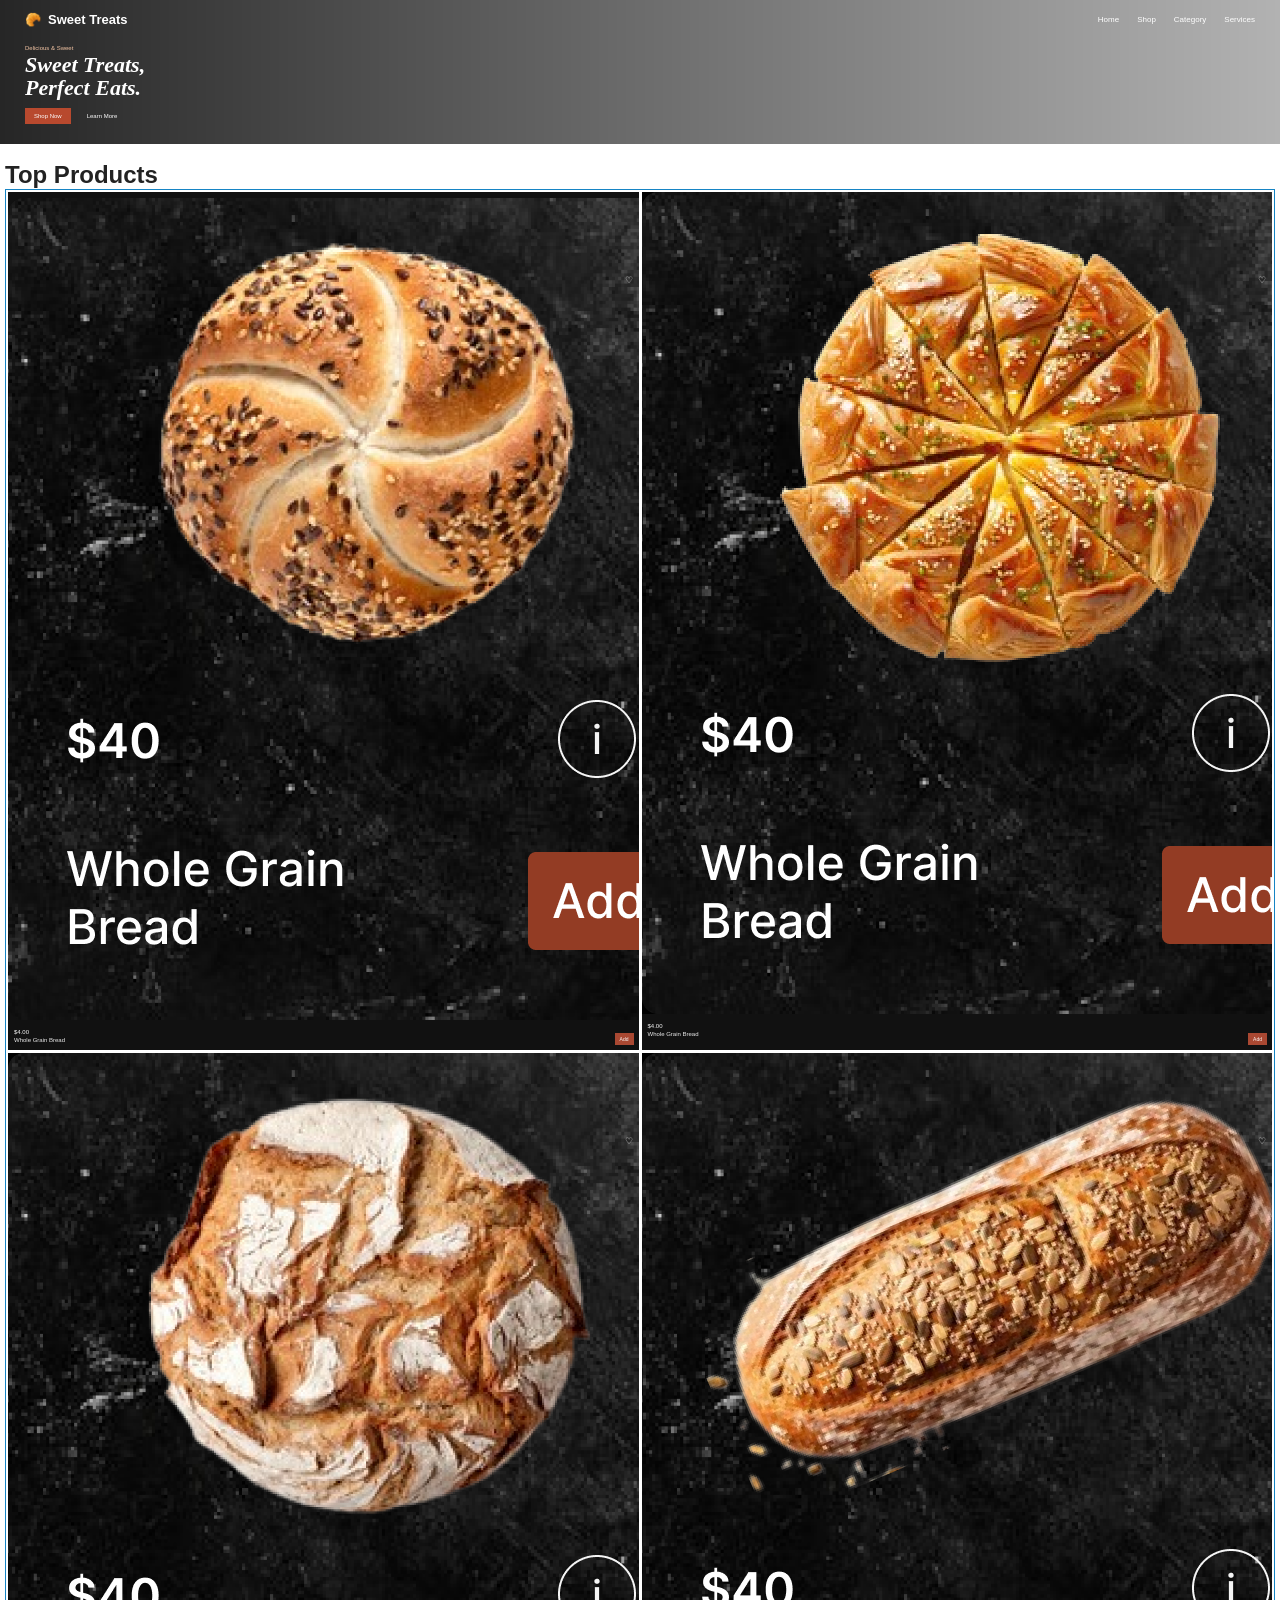
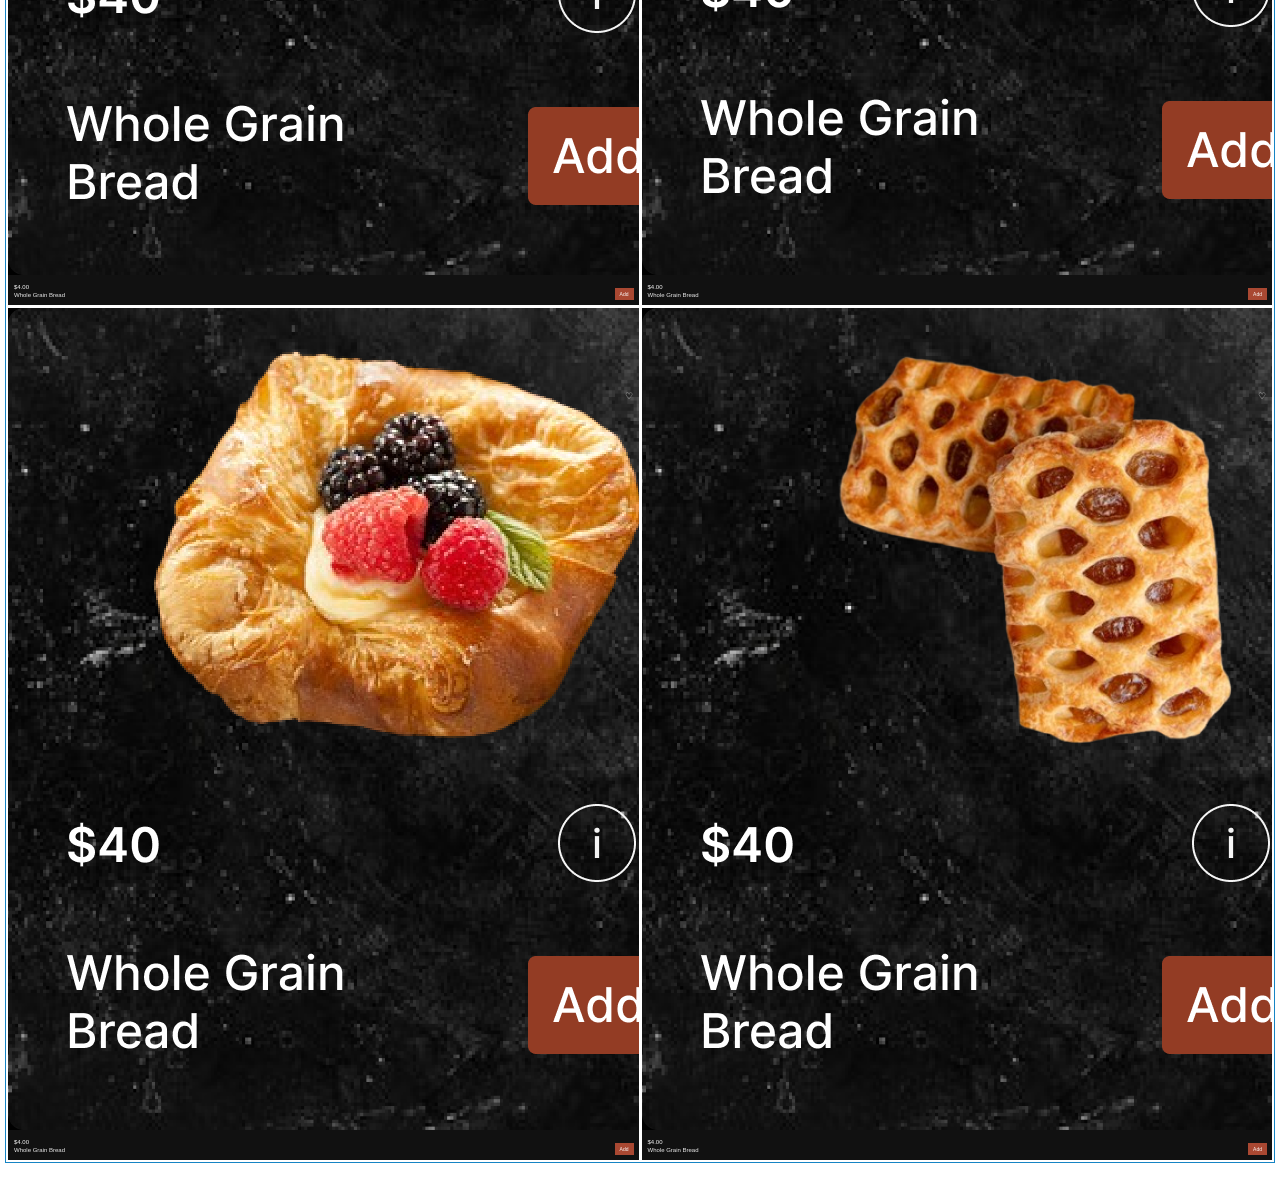
<file: MacBook .html>
<!doctype html>
<html lang="en">
  <head>
    <meta charset="UTF-8" />
    <meta name="viewport" content="width=device-width, initial-scale=1.0" />
    <title>Sweet Treats</title>
    <link rel="stylesheet" href="Macbook.css" />
  </head>
  <body>
    <!-- Header -->
    <header>
      <div class="logo"><span>🥐</span> Sweet Treats</div>
      <nav>
        <a href="#">Home</a> <a href="#">Shop</a> <a href="#">Category</a>
        <a href="#">Services</a>
      </nav>
    </header>
    
    <section class="hero">
      <div class="hero-content">
        <p class="small-title">Delicious & Sweet</p>
        <h1>
          Sweet Treats,<br />
          Perfect Eats.
        </h1>
        <div class="hero-buttons">
          <a href="#products" class="btn primary-btn"> Shop Now </a>
          <a href="#products" class="btn secondary-btn"> Learn More </a>
        </div>
      </div>
    </section>
    
    <section class="products-section" id="products">
      <h2>Top Products</h2>
      <div class="products">
        <!-- Product 1 -->
        <div class="product-card">
          <img src="./images/image copy 2.png" alt="Whole Grain Bread" />
          <div class="product-info">
            <p class="price">$4.00</p>
            <p class="product-name">Whole Grain Bread</p>
          </div>
          <span class="heart"> ♡ </span>
          <button class="add-btn" onclick="addToCart('Whole Grain Bread')">
            Add
          </button>
        </div>
        <!-- Product 2 -->
        <div class="product-card">
          <img src="./images/image copy 3.png" alt="Whole Grain Bread" />
          <div class="product-info">
            <p class="price">$4.00</p>
            <p class="product-name">Whole Grain Bread</p>
          </div>
          <span class="heart"> ♡ </span>
          <button class="add-btn" onclick="addToCart('Whole Grain Bread')">
            Add
          </button>
        </div>
        <!-- Product 3 -->
        <div class="product-card">
          <img src="./images/image copy 4.png" alt="Whole Grain Bread" />
          <div class="product-info">
            <p class="price">$4.00</p>
            <p class="product-name">Whole Grain Bread</p>
          </div>
          <span class="heart"> ♡ </span>
          <button class="add-btn" onclick="addToCart('Whole Grain Bread')">
            Add
          </button>
        </div>
        <!-- Product 4 -->
        <div class="product-card">
          <img src="./images/image copy 5.png" alt="Whole Grain Bread" />
          <div class="product-info">
            <p class="price">$4.00</p>
            <p class="product-name">Whole Grain Bread</p>
          </div>
          <span class="heart"> ♡ </span>
          <button class="add-btn" onclick="addToCart('Whole Grain Bread')">
            Add
          </button>
        </div>
        <!-- Product 5 -->
        <div class="product-card">
          <img src="./images/image copy 6.png" alt="Whole Grain Bread" />
          <div class="product-info">
            <p class="price">$4.00</p>
            <p class="product-name">Whole Grain Bread</p>
          </div>
          <span class="heart"> ♡ </span>
          <button class="add-btn" onclick="addToCart('Whole Grain Bread')">
            Add
          </button>
        </div>
        <!-- Product 6 -->
        <div class="product-card">
          <img src="./images/image copy 7.png" alt="Whole Grain Bread" />
          <div class="product-info">
            <p class="price">$4.00</p>
            <p class="product-name">Whole Grain Bread</p>
          </div>
          <span class="heart"> ♡ </span>
          <button class="add-btn" onclick="addToCart('Whole Grain Bread')">
            Add
          </button>
        </div>
      </div>
    </section>
  </body>
</html>
</file>
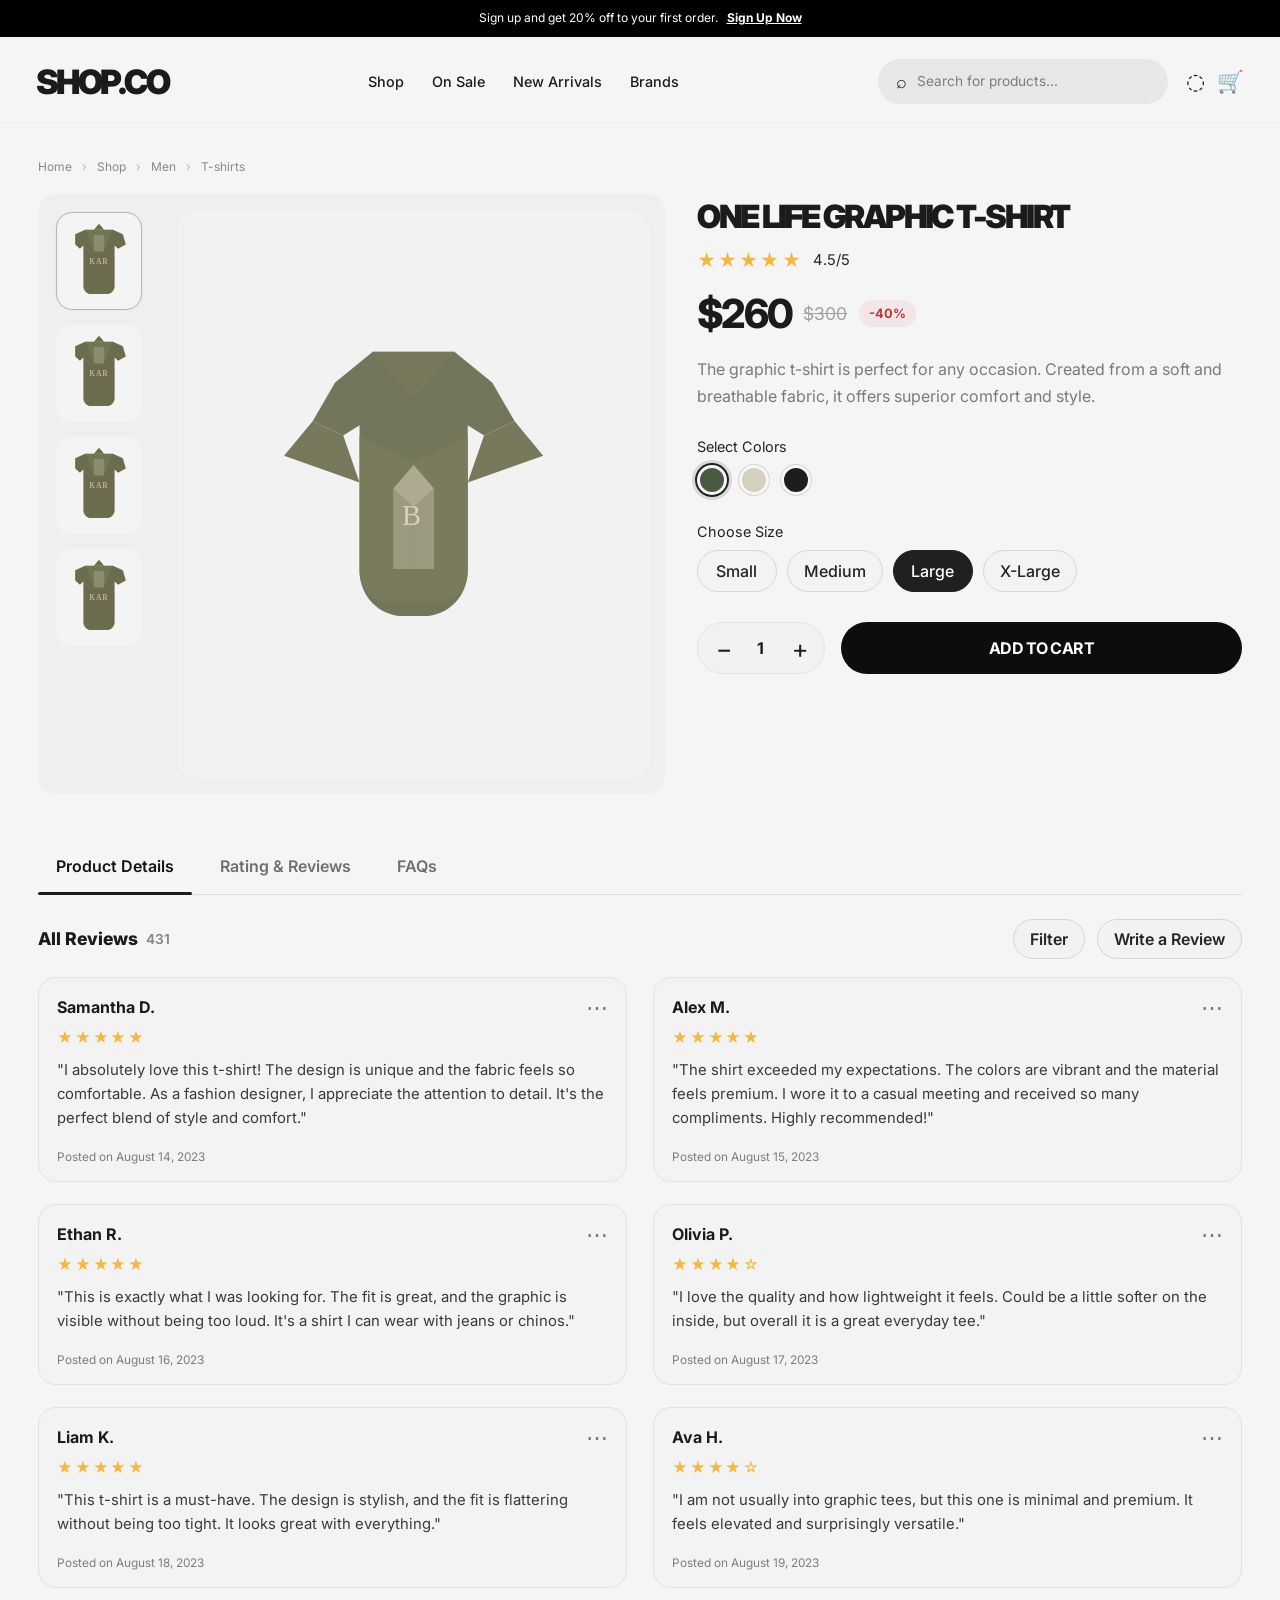
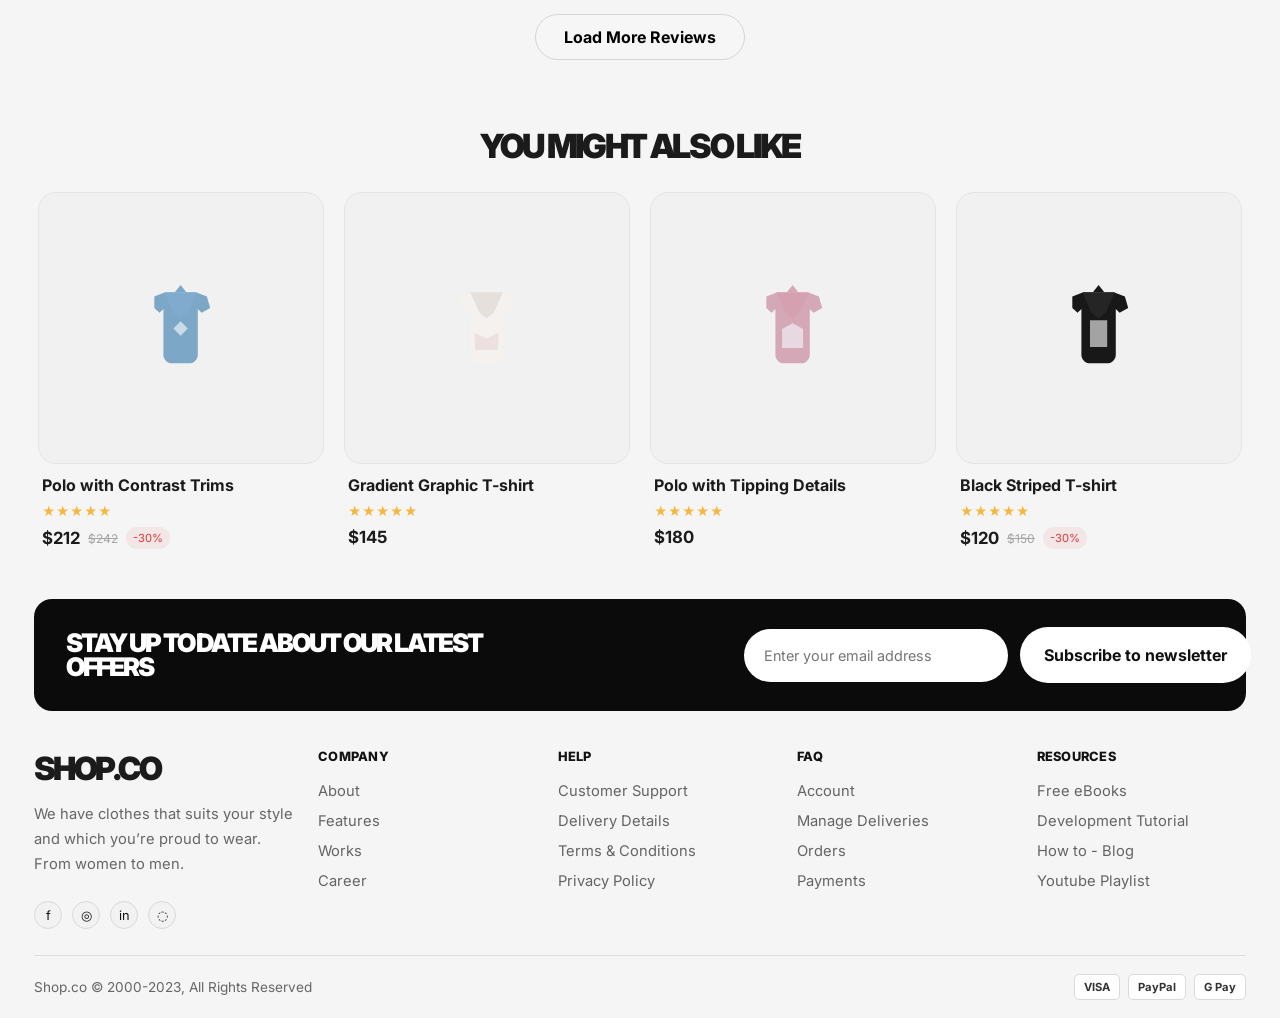
<file: product-details.html>
<!DOCTYPE html>
<html lang="en">
  <head>
    <meta charset="UTF-8" />
    <meta name="viewport" content="width=device-width, initial-scale=1.0" />
    <title>Shop.co Product Page</title>
    <link rel="preconnect" href="https://fonts.googleapis.com" />
    <link rel="preconnect" href="https://fonts.gstatic.com" crossorigin />
    <link
      href="https://fonts.googleapis.com/css2?family=Inter:wght@400;500;600;700;800;900&display=swap"
      rel="stylesheet"
    />
    <link rel="stylesheet" href="./productdetail.css" />
  </head>
  <body>
    <div class="page-wrap">
      <div class="promo-bar">Sign up and get 20% off to your first order. <span>Sign Up Now</span></div>

      <header class="main-header">
        <div class="brand">SHOP.CO</div>
        <nav class="top-nav">
          <a href="#">Shop</a>
          <a href="#">On Sale</a>
          <a href="#">New Arrivals</a>
          <a href="#">Brands</a>
        </nav>
        <div class="header-tools">
          <div class="search-box">
            <span class="search-icon">⌕</span>
            <span>Search for products...</span>
          </div>
          <div class="icon-row">
            <span>◌</span>
            <a href="cart.html" style="text-decoration:none; color:inherit;" aria-label="Shopping Cart">🛒</a>
          </div>
        </div>
      </header>

      <main class="product-shell">
        <div class="breadcrumb">Home <span>›</span> Shop <span>›</span> Men <span>›</span> T-shirts</div>

        <section class="product-layout">
          <div class="gallery">
            <div class="thumb-column">
              <div class="thumb active">
                <svg class="shirt-svg small olive" viewBox="0 0 180 180" aria-label="thumb shirt">
                  <path d="M35 28L58 18H122L145 28L152 52L134 62L126 54V148C126 158 118 166 108 166H72C62 166 54 158 54 148V54L46 62L35 52L35 28Z" fill="#6c6a4f"/>
                  <path d="M78 18L90 4L102 18H78Z" fill="#6c6a4f"/>
                  <path d="M58 18L76 60L90 72L104 60L122 18" fill="#70815e" opacity="0.5"/>
                  <path d="M78 30H102V68H78Z" fill="#cec8b2" opacity="0.28"/>
                  <text x="90" y="98" text-anchor="middle" font-size="18" font-family="Georgia" fill="#d7d1c5" style="letter-spacing:2px;">KAR</text>
                </svg>
              </div>
              <div class="thumb">
                <svg class="shirt-svg small olive" viewBox="0 0 180 180" aria-label="thumb shirt">
                  <path d="M35 28L58 18H122L145 28L152 52L134 62L126 54V148C126 158 118 166 108 166H72C62 166 54 158 54 148V54L46 62L35 52L35 28Z" fill="#6c6a4f"/>
                  <path d="M78 18L90 4L102 18H78Z" fill="#6c6a4f"/>
                  <path d="M58 18L76 60L90 72L104 60L122 18" fill="#70815e" opacity="0.5"/>
                  <path d="M78 30H102V68H78Z" fill="#cec8b2" opacity="0.28"/>
                  <text x="90" y="98" text-anchor="middle" font-size="18" font-family="Georgia" fill="#d7d1c5" style="letter-spacing:2px;">KAR</text>
                </svg>
              </div>
              <div class="thumb">
                <svg class="shirt-svg small olive" viewBox="0 0 180 180" aria-label="thumb shirt">
                  <path d="M35 28L58 18H122L145 28L152 52L134 62L126 54V148C126 158 118 166 108 166H72C62 166 54 158 54 148V54L46 62L35 52L35 28Z" fill="#6c6a4f"/>
                  <path d="M78 18L90 4L102 18H78Z" fill="#6c6a4f"/>
                  <path d="M58 18L76 60L90 72L104 60L122 18" fill="#70815e" opacity="0.5"/>
                  <path d="M78 30H102V68H78Z" fill="#cec8b2" opacity="0.28"/>
                  <text x="90" y="98" text-anchor="middle" font-size="18" font-family="Georgia" fill="#d7d1c5" style="letter-spacing:2px;">KAR</text>
                </svg>
              </div>
              <div class="thumb">
                <svg class="shirt-svg small olive" viewBox="0 0 180 180" aria-label="thumb shirt">
                  <path d="M35 28L58 18H122L145 28L152 52L134 62L126 54V148C126 158 118 166 108 166H72C62 166 54 158 54 148V54L46 62L35 52L35 28Z" fill="#6c6a4f"/>
                  <path d="M78 18L90 4L102 18H78Z" fill="#6c6a4f"/>
                  <path d="M58 18L76 60L90 72L104 60L122 18" fill="#70815e" opacity="0.5"/>
                  <path d="M78 30H102V68H78Z" fill="#cec8b2" opacity="0.28"/>
                  <text x="90" y="98" text-anchor="middle" font-size="18" font-family="Georgia" fill="#d7d1c5" style="letter-spacing:2px;">KAR</text>
                </svg>
              </div>
            </div>

            <div class="main-image-panel">
              <svg class="shirt-svg large olive" viewBox="0 0 360 360" aria-label="featured shirt">
                <path d="M103 70L140 40H220L257 70L279 108L249 122L233 112V255C233 279 214 299 190 299H170C146 299 127 279 127 255V112L111 122L81 108L103 70Z" fill="#74765b"/>
                <path d="M140 40L180 85L220 40H140Z" fill="#7a7a5d" opacity="0.7"/>
                <path d="M111 122L81 108L53 142L127 168L111 122Z" fill="#78785d"/>
                <path d="M249 122L279 108L307 142L233 168L249 122Z" fill="#78785d"/>
                <path d="M127 255V122L180 148L233 122V255C233 272 220 286 203 286H157C140 286 127 272 127 255Z" fill="#7a7a5d"/>
                <path d="M160 174L180 151L200 174L180 192L160 174Z" fill="#d8d0bf" opacity="0.55"/>
                <path d="M160 174L180 192V253H160V174Z" fill="#d8d0bf" opacity="0.35"/>
                <path d="M200 174L180 192V253H200V174Z" fill="#d8d0bf" opacity="0.35"/>
                <text x="180" y="210" text-anchor="middle" font-size="28" font-family="Georgia" fill="#d8d0bf" style="letter-spacing:4px;">B</text>
              </svg>
            </div>
          </div>

          <aside class="product-details">
            <h1>ONE LIFE GRAPHIC T-SHIRT</h1>
            <div class="rating-row">
              <div class="stars" aria-label="4.5 star rating">★★★★★</div>
              <span>4.5/5</span>
            </div>
            <div class="price-block">
              <div class="current-price">$260</div>
              <div class="old-price">$300</div>
              <div class="discount">-40%</div>
            </div>
            <p class="product-copy">
              The graphic t-shirt is perfect for any occasion. Created from a soft and
              breathable fabric, it offers superior comfort and style.
            </p>

            <div class="option-group">
              <div class="label-row">
                <span>Select Colors</span>
              </div>
              <div class="color-swatches">
                <button class="swatch green active" aria-label="Green"></button>
                <button class="swatch cream" aria-label="Cream"></button>
                <button class="swatch black" aria-label="Black"></button>
              </div>
            </div>

            <div class="option-group size-group">
              <div class="label-row">
                <span>Choose Size</span>
              </div>
              <div class="size-options">
                <button>Small</button>
                <button>Medium</button>
                <button class="active">Large</button>
                <button>X-Large</button>
              </div>
            </div>

            <div class="purchase-row">
              <div class="quantity-box">
                <button aria-label="Decrease quantity">−</button>
                <span>1</span>
                <button aria-label="Increase quantity">+</button>
              </div>
              <a href="cart.html" class="add-cart" style="display:inline-flex; align-items:center; justify-content:center; text-decoration:none;">Add to Cart</a>
            </div>
          </aside>
        </section>

        <div class="details-tabs">
          <button class="tab active">Product Details</button>
          <button class="tab">Rating &amp; Reviews</button>
          <button class="tab">FAQs</button>
        </div>

        <section class="reviews-wrap">
          <div class="reviews-header">
            <h2>All Reviews <span>431</span></h2>
            <div class="review-actions">
              <button class="ghost">Filter</button>
              <button class="ghost">Write a Review</button>
            </div>
          </div>

          <div class="review-grid">
            <article class="review-card">
              <div class="review-topline">
                <div class="review-name">Samantha D.</div>
                <div class="more">⋯</div>
              </div>
              <div class="stars small">★★★★★</div>
              <p>"I absolutely love this t-shirt! The design is unique and the fabric feels so comfortable. As a fashion designer, I appreciate the attention to detail. It's the perfect blend of style and comfort."</p>
              <span>Posted on August 14, 2023</span>
            </article>

            <article class="review-card">
              <div class="review-topline">
                <div class="review-name">Alex M.</div>
                <div class="more">⋯</div>
              </div>
              <div class="stars small">★★★★★</div>
              <p>"The shirt exceeded my expectations. The colors are vibrant and the material feels premium. I wore it to a casual meeting and received so many compliments. Highly recommended!"</p>
              <span>Posted on August 15, 2023</span>
            </article>

            <article class="review-card">
              <div class="review-topline">
                <div class="review-name">Ethan R.</div>
                <div class="more">⋯</div>
              </div>
              <div class="stars small">★★★★★</div>
              <p>"This is exactly what I was looking for. The fit is great, and the graphic is visible without being too loud. It's a shirt I can wear with jeans or chinos."</p>
              <span>Posted on August 16, 2023</span>
            </article>

            <article class="review-card">
              <div class="review-topline">
                <div class="review-name">Olivia P.</div>
                <div class="more">⋯</div>
              </div>
              <div class="stars small">★★★★☆</div>
              <p>"I love the quality and how lightweight it feels. Could be a little softer on the inside, but overall it is a great everyday tee."</p>
              <span>Posted on August 17, 2023</span>
            </article>

            <article class="review-card">
              <div class="review-topline">
                <div class="review-name">Liam K.</div>
                <div class="more">⋯</div>
              </div>
              <div class="stars small">★★★★★</div>
              <p>"This t-shirt is a must-have. The design is stylish, and the fit is flattering without being too tight. It looks great with everything."</p>
              <span>Posted on August 18, 2023</span>
            </article>

            <article class="review-card">
              <div class="review-topline">
                <div class="review-name">Ava H.</div>
                <div class="more">⋯</div>
              </div>
              <div class="stars small">★★★★☆</div>
              <p>"I am not usually into graphic tees, but this one is minimal and premium. It feels elevated and surprisingly versatile."</p>
              <span>Posted on August 19, 2023</span>
            </article>
          </div>

          <button class="load-more">Load More Reviews</button>
        </section>

        <section class="related-products">
          <h2>YOU MIGHT ALSO LIKE</h2>
          <div class="related-grid">
            <article class="product-card">
              <div class="mini-shirt blue">
                <svg class="shirt-svg small blue" viewBox="0 0 180 180" aria-label="blue shirt image">
                  <path d="M35 24L58 15H122L145 24L152 48L134 58L126 50V146C126 156 118 164 108 164H72C62 164 54 156 54 146V50L46 58L35 48L35 24Z" fill="#7da7c6"/>
                  <path d="M78 15L90 0L102 15H78Z" fill="#7da7c6"/>
                  <path d="M56 15L75 58L90 70L105 58L124 15" fill="#86afd8" opacity="0.5"/>
                  <path d="M90 76L105 91L90 106L75 91Z" fill="#f3f7fb" opacity="0.65"/>
                </svg>
              </div>
              <div class="product-meta">
                <h3>Polo with Contrast Trims</h3>
                <div class="stars tiny">★★★★★</div>
                <div class="price-row">
                  <strong>$212</strong>
                  <span class="old-price-mini">$242</span>
                  <span class="discount-mini">-30%</span>
                </div>
              </div>
            </article>

            <article class="product-card">
              <div class="mini-shirt white">
                <svg class="shirt-svg small cream" viewBox="0 0 180 180" aria-label="cream shirt image">
                  <path d="M35 24L58 15H122L145 24L152 48L134 58L126 50V146C126 156 118 164 108 164H72C62 164 54 156 54 146V50L46 58L35 48L35 24Z" fill="#f4f1ef"/>
                  <path d="M78 15L90 0L102 15H78Z" fill="#f4f1ef"/>
                  <path d="M56 15L75 58L90 70L105 58L124 15" fill="#e6e0dc"/>
                  <path d="M65 100L90 112L115 100L114 136H66Z" fill="#e8d8d8" opacity="0.6"/>
                </svg>
              </div>
              <div class="product-meta">
                <h3>Gradient Graphic T-shirt</h3>
                <div class="stars tiny">★★★★★</div>
                <div class="price-row">
                  <strong>$145</strong>
                </div>
              </div>
            </article>

            <article class="product-card">
              <div class="mini-shirt pink">
                <svg class="shirt-svg small rose" viewBox="0 0 180 180" aria-label="pink shirt image">
                  <path d="M35 24L58 15H122L145 24L152 48L134 58L126 50V146C126 156 118 164 108 164H72C62 164 54 156 54 146V50L46 58L35 48L35 24Z" fill="#d4a8b6"/>
                  <path d="M78 15L90 0L102 15H78Z" fill="#d4a8b6"/>
                  <path d="M56 15L75 58L90 70L105 58L124 15" fill="#d89dac" opacity="0.6"/>
                  <path d="M68 92L90 80L112 92V132H68Z" fill="#efedf6" opacity="0.7"/>
                </svg>
              </div>
              <div class="product-meta">
                <h3>Polo with Tipping Details</h3>
                <div class="stars tiny">★★★★★</div>
                <div class="price-row">
                  <strong>$180</strong>
                </div>
              </div>
            </article>

            <article class="product-card">
              <div class="mini-shirt black">
                <svg class="shirt-svg small black" viewBox="0 0 180 180" aria-label="black shirt image">
                  <path d="M35 24L58 15H122L145 24L152 48L134 58L126 50V146C126 156 118 164 108 164H72C62 164 54 156 54 146V50L46 58L35 48L35 24Z" fill="#191818"/>
                  <path d="M78 15L90 0L102 15H78Z" fill="#191818"/>
                  <path d="M56 15L75 58L90 70L105 58L124 15" fill="#2b2b2b" opacity="0.7"/>
                  <path d="M72 74H108V130H72Z" fill="#efefef" opacity="0.65"/>
                </svg>
              </div>
              <div class="product-meta">
                <h3>Black Striped T-shirt</h3>
                <div class="stars tiny">★★★★★</div>
                <div class="price-row">
                  <strong>$120</strong>
                  <span class="old-price-mini">$150</span>
                  <span class="discount-mini">-30%</span>
                </div>
              </div>
            </article>
          </div>
        </section>
      </main>

      <section class="newsletter">
        <div class="newsletter-copy">STAY UP TO DATE ABOUT OUR LATEST OFFERS</div>
        <div class="newsletter-form">
          <input type="email" placeholder="Enter your email address" />
          <button>Subscribe to newsletter</button>
        </div>
      </section>

      <footer class="site-footer">
        <div class="footer-top">
          <div class="footer-brand-block">
            <div class="brand brand-footer">SHOP.CO</div>
            <p>
              We have clothes that suits your style and which you’re proud to wear.
              From women to men.
            </p>
            <div class="socials">
              <span>f</span>
              <span>◎</span>
              <span>in</span>
              <span>◌</span>
            </div>
          </div>

          <div class="footer-links">
            <div>
              <h4>COMPANY</h4>
              <ul>
                <li>About</li>
                <li>Features</li>
                <li>Works</li>
                <li>Career</li>
              </ul>
            </div>
            <div>
              <h4>HELP</h4>
              <ul>
                <li>Customer Support</li>
                <li>Delivery Details</li>
                <li>Terms &amp; Conditions</li>
                <li>Privacy Policy</li>
              </ul>
            </div>
            <div>
              <h4>FAQ</h4>
              <ul>
                <li>Account</li>
                <li>Manage Deliveries</li>
                <li>Orders</li>
                <li>Payments</li>
              </ul>
            </div>
            <div>
              <h4>RESOURCES</h4>
              <ul>
                <li>Free eBooks</li>
                <li>Development Tutorial</li>
                <li>How to - Blog</li>
                <li>Youtube Playlist</li>
              </ul>
            </div>
          </div>
        </div>

        <div class="footer-bottom">
          <span>Shop.co © 2000-2023, All Rights Reserved</span>
          <div class="payment-icons">
            <span>VISA</span>
            <span>PayPal</span>
            <span>G Pay</span>
          </div>
        </div>
      </footer>
    </div>
  </body>
</html>
</file>
<file: cart.css>
/* ==========================================================================
   SHOP.CO - Cart Page Stylesheet
   Pixel-perfect design reproduction matching reference design
   ========================================================================== */

:root {
  --font-display: "Archivo", sans-serif;
  --font-body: "Inter", -apple-system, BlinkMacSystemFont, "Segoe UI", Roboto, sans-serif;
  
  --color-black: #000000;
  --color-white: #ffffff;
  --color-gray-bg: #f0f0f0;
  --color-gray-thumb: #f0eeed;
  --color-border: #e6e6e6;
  --color-border-subtle: #f0f0f0;
  --color-text-main: #000000;
  --color-text-muted: #777777;
  --color-text-placeholder: #909090;
  --color-danger: #ff3333;
  --color-gold: #ffc633;
  
  --max-width: 1240px;
  --radius-card: 20px;
  --radius-pill: 62px;
}

* {
  box-sizing: border-box;
  margin: 0;
  padding: 0;
}

html {
  scroll-behavior: smooth;
  -webkit-font-smoothing: antialiased;
  -moz-osx-font-smoothing: grayscale;
}

body {
  font-family: var(--font-body);
  color: var(--color-text-main);
  background-color: var(--color-white);
  min-height: 100vh;
  display: flex;
  flex-direction: column;
}

a {
  color: inherit;
  text-decoration: none;
}

button {
  font-family: inherit;
  border: none;
  background: transparent;
  cursor: pointer;
}

input {
  font-family: inherit;
}

.page-container {
  width: 100%;
  max-width: var(--max-width);
  margin-left: auto;
  margin-right: auto;
  padding-left: 20px;
  padding-right: 20px;
}

/* ==========================================================================
   1. Announcement Top Bar
   ========================================================================== */
.promo-bar {
  background-color: var(--color-black);
  color: var(--color-white);
  height: 38px;
  display: flex;
  align-items: center;
  justify-content: center;
  position: relative;
  font-size: 14px;
  padding: 0 40px;
  transition: max-height 0.3s ease, opacity 0.3s ease, padding 0.3s ease;
  overflow: hidden;
  z-index: 50;
}

.promo-bar.hidden {
  max-height: 0;
  padding-top: 0;
  padding-bottom: 0;
  opacity: 0;
}

.promo-content {
  display: flex;
  align-items: center;
  gap: 6px;
  text-align: center;
}

.promo-content a {
  color: var(--color-white);
  font-weight: 600;
  text-decoration: underline;
  text-underline-offset: 3px;
  transition: opacity 0.2s;
}

.promo-content a:hover {
  opacity: 0.8;
}

.promo-close {
  position: absolute;
  right: max(20px, calc((100vw - var(--max-width)) / 2));
  color: var(--color-white);
  font-size: 20px;
  line-height: 1;
  padding: 4px;
  display: flex;
  align-items: center;
  justify-content: center;
  opacity: 0.85;
  transition: opacity 0.2s;
}

.promo-close:hover {
  opacity: 1;
}

/* ==========================================================================
   2. Site Header
   ========================================================================== */
.site-header {
  background-color: var(--color-white);
  border-bottom: 1px solid var(--color-border);
  position: sticky;
  top: 0;
  z-index: 40;
}

.header-container {
  max-width: var(--max-width);
  margin: 0 auto;
  padding: 24px 20px;
  display: flex;
  align-items: center;
  gap: 40px;
}

.brand-logo {
  font-family: var(--font-display);
  font-weight: 900;
  font-size: 32px;
  letter-spacing: -1.2px;
  color: var(--color-black);
  text-decoration: none;
  flex-shrink: 0;
  line-height: 1;
}

.main-nav {
  display: flex;
  align-items: center;
  gap: 28px;
  white-space: nowrap;
}

.nav-link {
  font-size: 16px;
  color: var(--color-black);
  display: flex;
  align-items: center;
  gap: 5px;
  transition: opacity 0.2s;
}

.nav-link:hover {
  opacity: 0.7;
}

.chevron-down {
  width: 10px;
  height: 6px;
  stroke: currentColor;
}

/* Search bar */
.search-bar {
  flex: 1;
  background-color: var(--color-gray-bg);
  border-radius: var(--radius-pill);
  height: 48px;
  display: flex;
  align-items: center;
  padding: 0 18px;
  gap: 12px;
  transition: box-shadow 0.2s;
}

.search-bar:focus-within {
  box-shadow: 0 0 0 2px rgba(0, 0, 0, 0.1);
}

.search-icon {
  width: 18px;
  height: 18px;
  color: var(--color-text-placeholder);
  flex-shrink: 0;
}

.search-bar input {
  width: 100%;
  border: none;
  background: transparent;
  outline: none;
  font-size: 15px;
  color: var(--color-black);
}

.search-bar input::placeholder {
  color: var(--color-text-placeholder);
}

/* Header action icons */
.header-icons {
  display: flex;
  align-items: center;
  gap: 16px;
  flex-shrink: 0;
}

.icon-btn {
  position: relative;
  width: 24px;
  height: 24px;
  display: flex;
  align-items: center;
  justify-content: center;
  color: var(--color-black);
  transition: opacity 0.2s;
}

.icon-btn svg {
  width: 22px;
  height: 22px;
}

.icon-btn:hover {
  opacity: 0.7;
}

.cart-badge-count {
  position: absolute;
  top: -6px;
  right: -8px;
  background-color: var(--color-black);
  color: var(--color-white);
  font-size: 10px;
  font-weight: 700;
  width: 17px;
  height: 17px;
  border-radius: 50%;
  display: flex;
  align-items: center;
  justify-content: center;
  line-height: 1;
}

/* ==========================================================================
   3. Main Cart Section
   ========================================================================== */
.main-content {
  flex: 1;
  padding-bottom: 40px;
}

/* Breadcrumb */
.breadcrumb {
  display: flex;
  align-items: center;
  gap: 8px;
  font-size: 14px;
  padding-top: 24px;
  padding-bottom: 20px;
}

.breadcrumb a {
  color: var(--color-text-muted);
  transition: color 0.2s;
}

.breadcrumb a:hover {
  color: var(--color-black);
}

.breadcrumb .separator {
  color: #999999;
  font-size: 14px;
  user-select: none;
}

.breadcrumb .current {
  color: var(--color-black);
  font-weight: 500;
}

/* Page Title */
.page-title {
  font-family: var(--font-display);
  font-weight: 900;
  font-size: 40px;
  letter-spacing: -0.5px;
  text-transform: uppercase;
  color: var(--color-black);
  margin-bottom: 24px;
  line-height: 1;
}

/* Two-column layout */
.cart-layout {
  display: grid;
  grid-template-columns: minmax(0, 1.45fr) minmax(360px, 1fr);
  gap: 24px;
  align-items: start;
}

/* ==========================================================================
   4. Cart Items Card (Left Column)
   ========================================================================== */
.cart-items-card {
  background-color: var(--color-white);
  border: 1px solid var(--color-border);
  border-radius: var(--radius-card);
  padding: 24px;
}

.items-list {
  display: flex;
  flex-direction: column;
}

.cart-item {
  display: flex;
  gap: 18px;
  align-items: stretch;
  transition: opacity 0.3s ease, transform 0.3s ease;
}

.cart-item.removing {
  opacity: 0;
  transform: translateX(-20px);
}

/* Item thumbnail */
.item-thumb {
  width: 124px;
  height: 124px;
  min-width: 124px;
  background-color: var(--color-gray-thumb);
  border-radius: 14px;
  display: flex;
  align-items: center;
  justify-content: center;
  overflow: hidden;
  padding: 6px;
}

.item-thumb img {
  width: 100%;
  height: 100%;
  object-fit: contain;
  transition: transform 0.3s ease;
}

.cart-item:hover .item-thumb img {
  transform: scale(1.04);
}

/* Item info */
.item-info {
  flex: 1;
  display: flex;
  flex-direction: column;
  justify-content: space-between;
  min-width: 0;
}

.item-header {
  display: flex;
  justify-content: space-between;
  align-items: flex-start;
  gap: 12px;
}

.item-title {
  font-size: 20px;
  font-weight: 700;
  color: var(--color-black);
  line-height: 1.25;
}

.delete-btn {
  color: var(--color-danger);
  width: 24px;
  height: 24px;
  display: flex;
  align-items: center;
  justify-content: center;
  padding: 0;
  flex-shrink: 0;
  transition: transform 0.2s ease, opacity 0.2s ease;
}

.delete-btn svg {
  width: 20px;
  height: 20px;
}

.delete-btn:hover {
  transform: scale(1.15);
  opacity: 0.85;
}

/* Meta attributes */
.item-meta {
  display: flex;
  flex-direction: column;
  gap: 4px;
  margin-top: 4px;
}

.meta-line {
  font-size: 14px;
  color: var(--color-black);
}

.meta-val {
  color: var(--color-text-muted);
  margin-left: 2px;
}

/* Footer row: price + qty */
.item-footer {
  display: flex;
  justify-content: space-between;
  align-items: center;
  margin-top: 12px;
}

.item-price {
  font-family: var(--font-body);
  font-weight: 700;
  font-size: 24px;
  color: var(--color-black);
}

/* Quantity control pill */
.qty-control {
  background-color: var(--color-gray-bg);
  border-radius: var(--radius-pill);
  height: 44px;
  width: 126px;
  display: flex;
  align-items: center;
  justify-content: space-between;
  padding: 0 16px;
  user-select: none;
}

.qty-btn {
  color: var(--color-black);
  width: 24px;
  height: 24px;
  display: flex;
  align-items: center;
  justify-content: center;
  padding: 0;
  transition: opacity 0.2s, transform 0.1s;
}

.qty-btn svg {
  width: 15px;
  height: 15px;
}

.qty-btn:hover {
  opacity: 0.6;
}

.qty-btn:active {
  transform: scale(0.9);
}

.qty-val {
  font-size: 14px;
  font-weight: 600;
  color: var(--color-black);
}

/* Divider between cart items */
.item-divider {
  height: 1px;
  background-color: var(--color-border-subtle);
  margin: 20px 0;
}

/* Empty cart state */
.empty-cart-state {
  text-align: center;
  padding: 60px 20px;
}

.empty-cart-icon {
  width: 64px;
  height: 64px;
  color: #cccccc;
  margin-bottom: 16px;
}

.empty-cart-state h3 {
  font-size: 20px;
  font-weight: 700;
  margin-bottom: 8px;
}

.empty-cart-state p {
  color: var(--color-text-muted);
  font-size: 14px;
  margin-bottom: 24px;
}

.continue-shopping-btn {
  display: inline-flex;
  align-items: center;
  justify-content: center;
  background-color: var(--color-black);
  color: var(--color-white);
  border-radius: var(--radius-pill);
  padding: 12px 32px;
  font-weight: 600;
  font-size: 14px;
  transition: opacity 0.2s;
}

.continue-shopping-btn:hover {
  opacity: 0.85;
}

/* ==========================================================================
   5. Order Summary Card (Right Column)
   ========================================================================== */
.order-summary-card {
  background-color: var(--color-white);
  border: 1px solid var(--color-border);
  border-radius: var(--radius-card);
  padding: 24px;
}

.summary-title {
  font-size: 24px;
  font-weight: 700;
  color: var(--color-black);
  margin-bottom: 24px;
}

.summary-lines {
  display: flex;
  flex-direction: column;
  gap: 20px;
}

.summary-row {
  display: flex;
  justify-content: space-between;
  align-items: center;
  font-size: 16px;
}

.row-label {
  color: var(--color-text-muted);
}

.row-value {
  font-weight: 700;
  font-size: 20px;
  color: var(--color-black);
}

.discount-text {
  color: var(--color-danger);
}

.summary-divider {
  height: 1px;
  background-color: var(--color-border);
  margin: 4px 0;
}

.total-row .total-label {
  color: var(--color-black);
  font-size: 18px;
  font-weight: 500;
}

.total-row .total-value {
  font-weight: 800;
  font-size: 24px;
  color: var(--color-black);
}

/* Promo Code Form */
.promo-form {
  display: flex;
  gap: 12px;
  margin-top: 24px;
}

.promo-input-box {
  flex: 1;
  background-color: var(--color-gray-bg);
  border-radius: var(--radius-pill);
  height: 48px;
  display: flex;
  align-items: center;
  padding: 0 16px;
  gap: 10px;
}

.promo-input-box:focus-within {
  box-shadow: 0 0 0 2px rgba(0, 0, 0, 0.1);
}

.tag-icon {
  width: 18px;
  height: 18px;
  color: var(--color-text-placeholder);
  flex-shrink: 0;
}

.promo-input-box input {
  width: 100%;
  border: none;
  background: transparent;
  outline: none;
  font-size: 14px;
  color: var(--color-black);
}

.promo-input-box input::placeholder {
  color: var(--color-text-placeholder);
}

.apply-btn {
  background-color: var(--color-black);
  color: var(--color-white);
  border-radius: var(--radius-pill);
  height: 48px;
  padding: 0 28px;
  font-size: 14px;
  font-weight: 500;
  flex-shrink: 0;
  transition: opacity 0.2s ease, transform 0.1s ease;
}

.apply-btn:hover {
  opacity: 0.85;
}

.apply-btn:active {
  transform: scale(0.97);
}

.promo-message {
  font-size: 13px;
  margin-top: 8px;
  min-height: 18px;
  transition: all 0.2s ease;
}

.promo-message.success {
  color: #108a38;
}

.promo-message.error {
  color: var(--color-danger);
}

/* Checkout Button */
.checkout-btn {
  width: 100%;
  height: 56px;
  background-color: var(--color-black);
  color: var(--color-white);
  border-radius: var(--radius-pill);
  margin-top: 18px;
  font-size: 16px;
  font-weight: 600;
  display: flex;
  align-items: center;
  justify-content: center;
  gap: 12px;
  transition: opacity 0.2s ease, transform 0.1s ease, background-color 0.2s ease;
}

.checkout-btn:hover {
  opacity: 0.9;
}

.checkout-btn:active {
  transform: scale(0.98);
}

.checkout-btn .arrow-right {
  width: 18px;
  height: 18px;
  stroke: var(--color-white);
  transition: transform 0.2s ease;
}

.checkout-btn:hover .arrow-right {
  transform: translateX(4px);
}

/* ==========================================================================
   6. Newsletter Floating Card & Footer Section
   ========================================================================== */
.footer-section {
  background-color: var(--color-gray-bg);
  margin-top: 100px;
  position: relative;
  padding-bottom: 60px;
}

.footer-container {
  position: relative;
}

/* Floating Newsletter Card */
.newsletter-card {
  background-color: var(--color-black);
  color: var(--color-white);
  border-radius: var(--radius-card);
  padding: 38px 64px;
  display: flex;
  align-items: center;
  justify-content: space-between;
  gap: 40px;
  position: relative;
  top: -85px;
  margin-bottom: -45px;
  z-index: 10;
  box-shadow: 0 10px 30px rgba(0, 0, 0, 0.08);
}

.newsletter-heading {
  font-family: var(--font-display);
  font-weight: 900;
  font-size: 38px;
  line-height: 1.15;
  letter-spacing: -0.5px;
  text-transform: uppercase;
  max-width: 580px;
}

.newsletter-form {
  display: flex;
  flex-direction: column;
  gap: 14px;
  width: 350px;
  flex-shrink: 0;
}

.newsletter-input-box {
  background-color: var(--color-white);
  border-radius: var(--radius-pill);
  height: 48px;
  padding: 0 18px;
  display: flex;
  align-items: center;
  gap: 12px;
}

.mail-icon {
  width: 20px;
  height: 20px;
  color: var(--color-text-placeholder);
  flex-shrink: 0;
}

.newsletter-input-box input {
  width: 100%;
  border: none;
  background: transparent;
  outline: none;
  font-size: 14px;
  color: var(--color-black);
}

.newsletter-input-box input::placeholder {
  color: var(--color-text-placeholder);
}

.subscribe-btn {
  background-color: var(--color-white);
  color: var(--color-black);
  border-radius: var(--radius-pill);
  height: 48px;
  font-size: 14px;
  font-weight: 600;
  width: 100%;
  transition: opacity 0.2s ease, transform 0.1s ease;
}

.subscribe-btn:hover {
  opacity: 0.9;
}

.subscribe-btn:active {
  transform: scale(0.98);
}

/* Footer Main Grid */
.footer-grid {
  display: grid;
  grid-template-columns: 1.4fr repeat(4, 1fr);
  gap: 32px;
  padding-top: 10px;
  padding-bottom: 40px;
}

.footer-brand {
  font-family: var(--font-display);
  font-weight: 900;
  font-size: 28px;
  letter-spacing: -1px;
  color: var(--color-black);
  text-decoration: none;
  display: inline-block;
  margin-bottom: 16px;
}

.brand-desc {
  color: var(--color-text-muted);
  font-size: 14px;
  line-height: 1.6;
  max-width: 260px;
  margin-bottom: 24px;
}

.social-row {
  display: flex;
  align-items: center;
  gap: 12px;
}

.social-circle {
  width: 32px;
  height: 32px;
  border-radius: 50%;
  background-color: var(--color-white);
  border: 1px solid rgba(0, 0, 0, 0.1);
  display: flex;
  align-items: center;
  justify-content: center;
  color: var(--color-black);
  transition: transform 0.2s, background-color 0.2s, color 0.2s;
}

.social-circle svg {
  width: 15px;
  height: 15px;
}

.social-circle:hover {
  background-color: var(--color-black);
  color: var(--color-white);
  transform: translateY(-2px);
}

/* Footer Nav Columns */
.col-title {
  font-size: 15px;
  font-weight: 600;
  letter-spacing: 1.8px;
  color: var(--color-black);
  margin-bottom: 20px;
  text-transform: uppercase;
}

.col-links {
  list-style: none;
  display: flex;
  flex-direction: column;
  gap: 14px;
}

.col-links a {
  font-size: 14px;
  color: var(--color-text-muted);
  transition: color 0.2s;
}

.col-links a:hover {
  color: var(--color-black);
}

/* Footer Bottom Bar */
.footer-bottom {
  border-top: 1px solid rgba(0, 0, 0, 0.1);
  padding-top: 25px;
  display: flex;
  justify-content: space-between;
  align-items: center;
  gap: 20px;
}

.copyright-text {
  font-size: 14px;
  color: var(--color-text-muted);
}

/* Payment badges */
.payment-methods {
  display: flex;
  align-items: center;
  gap: 8px;
}

.payment-badge {
  background-color: var(--color-white);
  border: 1px solid rgba(0, 0, 0, 0.08);
  border-radius: 6px;
  width: 52px;
  height: 32px;
  display: flex;
  align-items: center;
  justify-content: center;
  box-shadow: 0 1px 3px rgba(0, 0, 0, 0.04);
}

/* Visa logo */
.visa-text {
  font-weight: 900;
  font-style: italic;
  font-size: 15px;
  letter-spacing: -0.5px;
  color: #1a1f71;
}

/* Mastercard logo */
.mc-circles {
  display: flex;
  position: relative;
  width: 26px;
  height: 16px;
}

.mc-circle {
  width: 16px;
  height: 16px;
  border-radius: 50%;
  display: block;
}

.mc-circle.red {
  background-color: #eb001b;
}

.mc-circle.yellow {
  background-color: #f79e1b;
  margin-left: -6px;
  mix-blend-mode: multiply;
}

/* PayPal logo */
.paypal-text {
  font-weight: 700;
  font-style: italic;
  font-size: 13px;
  letter-spacing: -0.5px;
}

.pp-dark {
  color: #003087;
}

.pp-light {
  color: #0079c1;
}

/* Apple Pay logo */
.apple-icon {
  width: 13px;
  height: 15px;
  color: var(--color-black);
}

.apple-pay-text {
  font-size: 12px;
  font-weight: 600;
  color: var(--color-black);
  margin-left: 2px;
}

/* Google Pay logo */
.gpay-icon {
  width: 15px;
  height: 15px;
}

.gpay-text {
  font-size: 12px;
  font-weight: 500;
  color: #5f6368;
  margin-left: 2px;
}

/* ==========================================================================
   7. Checkout Modal & Toasts
   ========================================================================== */
.modal-backdrop {
  position: fixed;
  inset: 0;
  background-color: rgba(0, 0, 0, 0.5);
  backdrop-filter: blur(4px);
  display: flex;
  align-items: center;
  justify-content: center;
  padding: 20px;
  z-index: 100;
  opacity: 0;
  visibility: hidden;
  transition: opacity 0.25s ease, visibility 0.25s ease;
}

.modal-backdrop.active {
  opacity: 1;
  visibility: visible;
}

.modal-card {
  background-color: var(--color-white);
  border-radius: 24px;
  padding: 36px 32px;
  max-width: 440px;
  width: 100%;
  text-align: center;
  transform: translateY(20px) scale(0.95);
  transition: transform 0.25s ease;
  box-shadow: 0 20px 40px rgba(0, 0, 0, 0.15);
}

.modal-backdrop.active .modal-card {
  transform: translateY(0) scale(1);
}

.modal-check-icon {
  width: 60px;
  height: 60px;
  border-radius: 50%;
  background-color: #eafaf1;
  color: #0ba345;
  display: flex;
  align-items: center;
  justify-content: center;
  margin: 0 auto 18px;
}

.modal-check-icon svg {
  width: 28px;
  height: 28px;
}

.modal-card h3 {
  font-size: 22px;
  font-weight: 800;
  color: var(--color-black);
  margin-bottom: 10px;
}

.modal-text {
  color: var(--color-text-muted);
  font-size: 14px;
  line-height: 1.5;
  margin-bottom: 24px;
}

.modal-summary {
  background-color: var(--color-gray-bg);
  border-radius: 12px;
  padding: 16px;
  margin-bottom: 24px;
  display: flex;
  flex-direction: column;
  gap: 10px;
  font-size: 14px;
}

.modal-row {
  display: flex;
  justify-content: space-between;
  align-items: center;
}

.modal-row span {
  color: var(--color-text-muted);
}

.modal-row strong {
  color: var(--color-black);
}

.modal-close-btn {
  background-color: var(--color-black);
  color: var(--color-white);
  border-radius: var(--radius-pill);
  height: 50px;
  width: 100%;
  font-size: 15px;
  font-weight: 600;
  transition: opacity 0.2s;
}

.modal-close-btn:hover {
  opacity: 0.85;
}

/* Toast */
.toast-notification {
  position: fixed;
  bottom: 24px;
  right: 24px;
  background-color: var(--color-black);
  color: var(--color-white);
  padding: 14px 24px;
  border-radius: var(--radius-pill);
  font-size: 14px;
  font-weight: 500;
  z-index: 110;
  box-shadow: 0 8px 20px rgba(0, 0, 0, 0.2);
  transform: translateY(100px);
  opacity: 0;
  transition: transform 0.3s cubic-bezier(0.16, 1, 0.3, 1), opacity 0.3s ease;
  pointer-events: none;
}

.toast-notification.show {
  transform: translateY(0);
  opacity: 1;
}

/* ==========================================================================
   8. Responsive Design
   ========================================================================== */
@media (max-width: 1024px) {
  .cart-layout {
    grid-template-columns: 1fr;
  }

  .newsletter-card {
    padding: 32px 36px;
    gap: 24px;
  }

  .newsletter-heading {
    font-size: 30px;
  }

  .footer-grid {
    grid-template-columns: 1.5fr repeat(2, 1fr);
    row-gap: 36px;
  }
}

@media (max-width: 768px) {
  .site-header .main-nav {
    display: none;
  }

  .header-container {
    gap: 16px;
    padding: 18px 16px;
  }

  .page-title {
    font-size: 32px;
  }

  .item-thumb {
    width: 96px;
    height: 96px;
    min-width: 96px;
  }

  .item-title {
    font-size: 16px;
  }

  .item-price {
    font-size: 20px;
  }

  .qty-control {
    width: 105px;
    height: 38px;
    padding: 0 12px;
  }

  .newsletter-card {
    flex-direction: column;
    align-items: stretch;
    padding: 28px 20px;
    top: -60px;
    margin-bottom: -30px;
  }

  .newsletter-heading {
    font-size: 26px;
    text-align: center;
  }

  .newsletter-form {
    width: 100%;
  }

  .footer-grid {
    grid-template-columns: 1fr 1fr;
    gap: 24px;
  }

  .footer-col.brand-col {
    grid-column: span 2;
  }

  .footer-bottom {
    flex-direction: column;
    align-items: center;
    text-align: center;
    gap: 16px;
  }
}
</file>
<file: category.css>
/* ==========================================================================
   SHOP.CO - Category / Casual Page Stylesheet
   Pixel-perfect design reproduction matching reference design
   ========================================================================== */

:root {
  --font-display: "Archivo", sans-serif;
  --font-body: "Inter", -apple-system, BlinkMacSystemFont, "Segoe UI", Roboto, sans-serif;
  
  --color-black: #000000;
  --color-white: #ffffff;
  --color-gray-bg: #f0f0f0;
  --color-gray-thumb: #f0eeed;
  --color-border: #e6e6e6;
  --color-border-subtle: #f0f0f0;
  --color-text-main: #000000;
  --color-text-muted: #777777;
  --color-text-placeholder: #909090;
  --color-danger: #ff3333;
  --color-gold: #ffc633;
  
  --max-width: 1240px;
  --radius-card: 20px;
  --radius-pill: 62px;
}

* {
  box-sizing: border-box;
  margin: 0;
  padding: 0;
}

html {
  scroll-behavior: smooth;
  -webkit-font-smoothing: antialiased;
  -moz-osx-font-smoothing: grayscale;
}

body {
  font-family: var(--font-body);
  color: var(--color-text-main);
  background-color: var(--color-white);
  min-height: 100vh;
  display: flex;
  flex-direction: column;
}

a {
  color: inherit;
  text-decoration: none;
}

button {
  font-family: inherit;
  border: none;
  background: transparent;
  cursor: pointer;
}

input, select {
  font-family: inherit;
}

.page-container {
  width: 100%;
  max-width: var(--max-width);
  margin-left: auto;
  margin-right: auto;
  padding-left: 20px;
  padding-right: 20px;
}

/* ==========================================================================
   1. Announcement Top Bar
   ========================================================================== */
.promo-bar {
  background-color: var(--color-black);
  color: var(--color-white);
  height: 38px;
  display: flex;
  align-items: center;
  justify-content: center;
  position: relative;
  font-size: 14px;
  padding: 0 40px;
  transition: max-height 0.3s ease, opacity 0.3s ease, padding 0.3s ease;
  overflow: hidden;
  z-index: 50;
}

.promo-bar.hidden {
  max-height: 0;
  padding-top: 0;
  padding-bottom: 0;
  opacity: 0;
}

.promo-content {
  display: flex;
  align-items: center;
  gap: 6px;
  text-align: center;
}

.promo-content a {
  color: var(--color-white);
  font-weight: 600;
  text-decoration: underline;
  text-underline-offset: 3px;
  transition: opacity 0.2s;
}

.promo-content a:hover {
  opacity: 0.8;
}

.promo-close {
  position: absolute;
  right: max(20px, calc((100vw - var(--max-width)) / 2));
  color: var(--color-white);
  font-size: 20px;
  line-height: 1;
  padding: 4px;
  display: flex;
  align-items: center;
  justify-content: center;
  opacity: 0.85;
  transition: opacity 0.2s;
}

.promo-close:hover {
  opacity: 1;
}

/* ==========================================================================
   2. Site Header
   ========================================================================== */
.site-header {
  background-color: var(--color-white);
  border-bottom: 1px solid var(--color-border);
  position: sticky;
  top: 0;
  z-index: 40;
}

.header-container {
  max-width: var(--max-width);
  margin: 0 auto;
  padding: 24px 20px;
  display: flex;
  align-items: center;
  gap: 40px;
}

.brand-logo {
  font-family: var(--font-display);
  font-weight: 900;
  font-size: 32px;
  letter-spacing: -1.2px;
  color: var(--color-black);
  text-decoration: none;
  flex-shrink: 0;
  line-height: 1;
}

.main-nav {
  display: flex;
  align-items: center;
  gap: 28px;
  white-space: nowrap;
}

.nav-link {
  font-size: 16px;
  color: var(--color-black);
  display: flex;
  align-items: center;
  gap: 5px;
  transition: opacity 0.2s;
}

.nav-link:hover, .nav-link.active {
  opacity: 0.7;
}

.chevron-down {
  width: 10px;
  height: 6px;
  stroke: currentColor;
}

/* Search bar */
.search-bar {
  flex: 1;
  background-color: var(--color-gray-bg);
  border-radius: var(--radius-pill);
  height: 48px;
  display: flex;
  align-items: center;
  padding: 0 18px;
  gap: 12px;
  transition: box-shadow 0.2s;
}

.search-bar:focus-within {
  box-shadow: 0 0 0 2px rgba(0, 0, 0, 0.1);
}

.search-icon {
  width: 18px;
  height: 18px;
  color: var(--color-text-placeholder);
  flex-shrink: 0;
}

.search-bar input {
  width: 100%;
  border: none;
  background: transparent;
  outline: none;
  font-size: 15px;
  color: var(--color-black);
}

.search-bar input::placeholder {
  color: var(--color-text-placeholder);
}

/* Header action icons */
.header-icons {
  display: flex;
  align-items: center;
  gap: 16px;
  flex-shrink: 0;
}

.icon-btn {
  position: relative;
  width: 24px;
  height: 24px;
  display: flex;
  align-items: center;
  justify-content: center;
  color: var(--color-black);
  transition: opacity 0.2s;
}

.icon-btn svg {
  width: 22px;
  height: 22px;
}

.icon-btn:hover {
  opacity: 0.7;
}

.cart-badge-count {
  position: absolute;
  top: -6px;
  right: -8px;
  background-color: var(--color-black);
  color: var(--color-white);
  font-size: 10px;
  font-weight: 700;
  width: 17px;
  height: 17px;
  border-radius: 50%;
  display: flex;
  align-items: center;
  justify-content: center;
  line-height: 1;
}

/* ==========================================================================
   3. Main Content & Breadcrumbs
   ========================================================================== */
.main-content {
  flex: 1;
  padding-bottom: 40px;
}

.breadcrumb {
  display: flex;
  align-items: center;
  gap: 8px;
  font-size: 14px;
  padding-top: 24px;
  padding-bottom: 24px;
}

.breadcrumb a {
  color: var(--color-text-muted);
  transition: color 0.2s;
}

.breadcrumb a:hover {
  color: var(--color-black);
}

.breadcrumb .separator {
  color: #999999;
  font-size: 14px;
  user-select: none;
}

.breadcrumb .current {
  color: var(--color-black);
  font-weight: 500;
}

/* Category Layout */
.category-layout {
  display: grid;
  grid-template-columns: 295px minmax(0, 1fr);
  gap: 24px;
  align-items: start;
}

/* ==========================================================================
   4. Left Sidebar: Filters Panel
   ========================================================================== */
.filters-sidebar {
  background-color: var(--color-white);
  border: 1px solid var(--color-border);
  border-radius: var(--radius-card);
  padding: 20px 24px;
}

.filters-header {
  display: flex;
  justify-content: space-between;
  align-items: center;
}

.filters-title {
  font-size: 20px;
  font-weight: 700;
  color: var(--color-black);
}

.filter-icon-btn {
  color: var(--color-text-placeholder);
  width: 24px;
  height: 24px;
  display: flex;
  align-items: center;
  justify-content: center;
}

.filter-icon-btn svg {
  width: 20px;
  height: 20px;
}

.close-filter-mobile {
  display: none;
  font-size: 24px;
  color: var(--color-black);
}

.filter-divider {
  height: 1px;
  background-color: var(--color-border-subtle);
  margin: 18px 0;
}

/* Category filter list */
.category-filter-list {
  list-style: none;
  display: flex;
  flex-direction: column;
  gap: 12px;
}

.category-filter-link {
  display: flex;
  justify-content: space-between;
  align-items: center;
  font-size: 15px;
  color: var(--color-text-muted);
  transition: color 0.2s;
}

.category-filter-link:hover,
.category-filter-link.active-link {
  color: var(--color-black);
  font-weight: 500;
}

.chevron-right {
  width: 6px;
  height: 10px;
  stroke: #999999;
}

/* Accordion filter groups */
.filter-group {
  margin-bottom: 0;
}

.filter-group-header {
  display: flex;
  justify-content: space-between;
  align-items: center;
  width: 100%;
  cursor: pointer;
  padding: 4px 0;
}

.group-title {
  font-size: 18px;
  font-weight: 700;
  color: var(--color-black);
}

.chevron-accordion {
  width: 10px;
  height: 6px;
  stroke: var(--color-black);
  transition: transform 0.25s ease;
}

.filter-group:not(.open) .chevron-accordion {
  transform: rotate(180deg);
}

.filter-group-content {
  padding-top: 18px;
}

.filter-group:not(.open) .filter-group-content {
  display: none;
}

/* Price Range Slider */
.price-slider-wrap {
  padding: 10px 4px 24px;
}

.price-slider-track {
  position: relative;
  height: 6px;
  background-color: var(--color-gray-bg);
  border-radius: 4px;
}

.price-slider-range {
  position: absolute;
  height: 100%;
  background-color: var(--color-black);
  border-radius: 4px;
}

.price-slider-thumb {
  position: absolute;
  top: 50%;
  width: 18px;
  height: 18px;
  border-radius: 50%;
  background-color: var(--color-black);
  transform: translate(-50%, -50%);
  cursor: pointer;
  box-shadow: 0 2px 4px rgba(0, 0, 0, 0.2);
}

.price-labels {
  position: relative;
  height: 20px;
  margin-top: 14px;
}

.price-val {
  position: absolute;
  transform: translateX(-50%);
  font-size: 14px;
  font-weight: 500;
  color: var(--color-black);
}

/* Colors Grid */
.color-swatches-grid {
  display: grid;
  grid-template-columns: repeat(5, 1fr);
  gap: 12px;
}

.color-swatch {
  width: 37px;
  height: 37px;
  border-radius: 50%;
  background-color: var(--swatch-color);
  display: flex;
  align-items: center;
  justify-content: center;
  cursor: pointer;
  position: relative;
  transition: transform 0.15s ease, box-shadow 0.15s ease;
}

.color-swatch:hover {
  transform: scale(1.08);
}

.color-swatch.white-swatch {
  border: 1px solid rgba(0, 0, 0, 0.12);
}

.color-swatch svg {
  width: 16px;
  height: 16px;
  stroke: var(--color-white);
}

.color-swatch.white-swatch svg {
  stroke: var(--color-black);
}

/* Size Pills */
.size-tags-grid {
  display: flex;
  flex-wrap: wrap;
  gap: 8px;
}

.size-pill {
  background-color: var(--color-gray-bg);
  color: var(--color-text-muted);
  border-radius: var(--radius-pill);
  padding: 9px 18px;
  font-size: 14px;
  cursor: pointer;
  transition: background-color 0.2s, color 0.2s;
}

.size-pill:hover {
  background-color: #e5e5e5;
  color: var(--color-black);
}

.size-pill.selected {
  background-color: var(--color-black);
  color: var(--color-white);
  font-weight: 500;
}

/* Apply Filter Button */
.apply-filter-btn {
  background-color: var(--color-black);
  color: var(--color-white);
  border-radius: var(--radius-pill);
  height: 48px;
  width: 100%;
  font-size: 14px;
  font-weight: 500;
  margin-top: 24px;
  transition: opacity 0.2s, transform 0.1s;
}

.apply-filter-btn:hover {
  opacity: 0.88;
}

.apply-filter-btn:active {
  transform: scale(0.98);
}

/* ==========================================================================
   5. Right Section: Products Grid & Controls
   ========================================================================== */
.products-section {
  display: flex;
  flex-direction: column;
}

.products-header {
  display: flex;
  justify-content: space-between;
  align-items: center;
  margin-bottom: 20px;
}

.category-title {
  font-family: var(--font-display);
  font-weight: 900;
  font-size: 32px;
  color: var(--color-black);
  letter-spacing: -0.5px;
}

.products-meta-controls {
  display: flex;
  align-items: center;
  gap: 16px;
}

.products-count {
  color: var(--color-text-muted);
  font-size: 14px;
}

.sort-selector {
  display: flex;
  align-items: center;
  gap: 6px;
}

.sort-label {
  color: var(--color-text-muted);
  font-size: 14px;
}

.sort-dropdown {
  position: relative;
  display: flex;
  align-items: center;
}

.sort-dropdown select {
  appearance: none;
  background: transparent;
  border: none;
  font-size: 14px;
  font-weight: 600;
  color: var(--color-black);
  padding-right: 18px;
  cursor: pointer;
  outline: none;
}

.chevron-select {
  position: absolute;
  right: 2px;
  width: 10px;
  height: 6px;
  stroke: var(--color-black);
  pointer-events: none;
}

.mobile-filter-trigger {
  display: none;
  width: 36px;
  height: 36px;
  border-radius: 50%;
  background-color: var(--color-gray-bg);
  align-items: center;
  justify-content: center;
  color: var(--color-black);
}

.mobile-filter-trigger svg {
  width: 18px;
  height: 18px;
}

/* 9-Product Grid (3 x 3) */
.products-grid {
  display: grid;
  grid-template-columns: repeat(3, minmax(0, 1fr));
  column-gap: 20px;
  row-gap: 36px;
}

.product-card {
  display: flex;
  flex-direction: column;
}

.product-link {
  display: flex;
  flex-direction: column;
  color: inherit;
}

.product-img-box {
  background-color: var(--color-gray-thumb);
  border-radius: 18px;
  aspect-ratio: 1 / 1.05;
  display: flex;
  align-items: center;
  justify-content: center;
  overflow: hidden;
  padding: 14px;
  transition: transform 0.25s ease;
}

.product-card:hover .product-img-box img {
  transform: scale(1.05);
}

.product-img-box img {
  width: 100%;
  height: 100%;
  object-fit: contain;
  transition: transform 0.25s ease;
}

.product-name {
  font-size: 16px;
  font-weight: 700;
  color: var(--color-black);
  margin-top: 14px;
  margin-bottom: 6px;
  white-space: nowrap;
  overflow: hidden;
  text-overflow: ellipsis;
}

.product-rating {
  display: flex;
  align-items: center;
  gap: 8px;
  margin-bottom: 8px;
}

.stars-gold {
  color: var(--color-gold);
  font-size: 15px;
  letter-spacing: 1px;
  display: flex;
  align-items: center;
}

.half-star {
  display: inline-block;
  position: relative;
  overflow: hidden;
}

.empty-star {
  color: #dfdfdf;
}

.rating-number {
  font-size: 13px;
  font-weight: 400;
  color: var(--color-black);
}

.rating-max {
  color: var(--color-text-muted);
}

.product-price-row {
  display: flex;
  align-items: center;
  gap: 10px;
}

.price-current {
  font-weight: 700;
  font-size: 20px;
  color: var(--color-black);
}

.price-original {
  font-size: 18px;
  font-weight: 700;
  color: #999999;
}

.discount-badge {
  background-color: #ffeded;
  color: var(--color-danger);
  border-radius: var(--radius-pill);
  padding: 3px 10px;
  font-size: 11px;
  font-weight: 500;
  line-height: 1.2;
}

/* ==========================================================================
   6. Pagination Bar
   ========================================================================== */
.pagination-bar {
  border-top: 1px solid var(--color-border);
  margin-top: 36px;
  padding-top: 24px;
  display: flex;
  justify-content: space-between;
  align-items: center;
}

.pagination-nav-btn {
  display: flex;
  align-items: center;
  gap: 8px;
  border: 1px solid var(--color-border);
  border-radius: 8px;
  padding: 8px 14px;
  font-size: 14px;
  font-weight: 500;
  color: var(--color-black);
  background-color: var(--color-white);
  transition: background-color 0.2s;
}

.pagination-nav-btn svg {
  width: 16px;
  height: 16px;
}

.pagination-nav-btn:hover {
  background-color: var(--color-gray-bg);
}

.pagination-numbers {
  display: flex;
  align-items: center;
  gap: 4px;
}

.page-num {
  width: 36px;
  height: 36px;
  border-radius: 8px;
  font-size: 14px;
  font-weight: 500;
  color: var(--color-text-muted);
  display: flex;
  align-items: center;
  justify-content: center;
  transition: all 0.2s;
}

.page-num:hover {
  background-color: var(--color-gray-bg);
  color: var(--color-black);
}

.page-num.active {
  background-color: rgba(0, 0, 0, 0.06);
  color: var(--color-black);
  font-weight: 700;
}

.page-dots {
  padding: 0 4px;
  color: var(--color-text-muted);
  font-weight: 500;
}

/* ==========================================================================
   7. Newsletter Floating Card & Footer Section
   ========================================================================== */
.footer-section {
  background-color: var(--color-gray-bg);
  margin-top: 100px;
  position: relative;
  padding-bottom: 60px;
}

.footer-container {
  position: relative;
}

/* Floating Newsletter Card */
.newsletter-card {
  background-color: var(--color-black);
  color: var(--color-white);
  border-radius: var(--radius-card);
  padding: 38px 64px;
  display: flex;
  align-items: center;
  justify-content: space-between;
  gap: 40px;
  position: relative;
  top: -85px;
  margin-bottom: -45px;
  z-index: 10;
  box-shadow: 0 10px 30px rgba(0, 0, 0, 0.08);
}

.newsletter-heading {
  font-family: var(--font-display);
  font-weight: 900;
  font-size: 38px;
  line-height: 1.15;
  letter-spacing: -0.5px;
  text-transform: uppercase;
  max-width: 580px;
}

.newsletter-form {
  display: flex;
  flex-direction: column;
  gap: 14px;
  width: 350px;
  flex-shrink: 0;
}

.newsletter-input-box {
  background-color: var(--color-white);
  border-radius: var(--radius-pill);
  height: 48px;
  padding: 0 18px;
  display: flex;
  align-items: center;
  gap: 12px;
}

.mail-icon {
  width: 20px;
  height: 20px;
  color: var(--color-text-placeholder);
  flex-shrink: 0;
}

.newsletter-input-box input {
  width: 100%;
  border: none;
  background: transparent;
  outline: none;
  font-size: 14px;
  color: var(--color-black);
}

.newsletter-input-box input::placeholder {
  color: var(--color-text-placeholder);
}

.subscribe-btn {
  background-color: var(--color-white);
  color: var(--color-black);
  border-radius: var(--radius-pill);
  height: 48px;
  font-size: 14px;
  font-weight: 600;
  width: 100%;
  transition: opacity 0.2s ease, transform 0.1s ease;
}

.subscribe-btn:hover {
  opacity: 0.9;
}

.subscribe-btn:active {
  transform: scale(0.98);
}

/* Footer Main Grid */
.footer-grid {
  display: grid;
  grid-template-columns: 1.4fr repeat(4, 1fr);
  gap: 32px;
  padding-top: 10px;
  padding-bottom: 40px;
}

.footer-brand {
  font-family: var(--font-display);
  font-weight: 900;
  font-size: 28px;
  letter-spacing: -1px;
  color: var(--color-black);
  text-decoration: none;
  display: inline-block;
  margin-bottom: 16px;
}

.brand-desc {
  color: var(--color-text-muted);
  font-size: 14px;
  line-height: 1.6;
  max-width: 260px;
  margin-bottom: 24px;
}

.social-row {
  display: flex;
  align-items: center;
  gap: 12px;
}

.social-circle {
  width: 32px;
  height: 32px;
  border-radius: 50%;
  background-color: var(--color-white);
  border: 1px solid rgba(0, 0, 0, 0.1);
  display: flex;
  align-items: center;
  justify-content: center;
  color: var(--color-black);
  transition: transform 0.2s, background-color 0.2s, color 0.2s;
}

.social-circle svg {
  width: 15px;
  height: 15px;
}

.social-circle:hover {
  background-color: var(--color-black);
  color: var(--color-white);
  transform: translateY(-2px);
}

/* Footer Nav Columns */
.col-title {
  font-size: 15px;
  font-weight: 600;
  letter-spacing: 1.8px;
  color: var(--color-black);
  margin-bottom: 20px;
  text-transform: uppercase;
}

.col-links {
  list-style: none;
  display: flex;
  flex-direction: column;
  gap: 14px;
}

.col-links a {
  font-size: 14px;
  color: var(--color-text-muted);
  transition: color 0.2s;
}

.col-links a:hover {
  color: var(--color-black);
}

/* Footer Bottom Bar */
.footer-bottom {
  border-top: 1px solid rgba(0, 0, 0, 0.1);
  padding-top: 25px;
  display: flex;
  justify-content: space-between;
  align-items: center;
  gap: 20px;
}

.copyright-text {
  font-size: 14px;
  color: var(--color-text-muted);
}

/* Payment badges */
.payment-methods {
  display: flex;
  align-items: center;
  gap: 8px;
}

.payment-badge {
  background-color: var(--color-white);
  border: 1px solid rgba(0, 0, 0, 0.08);
  border-radius: 6px;
  width: 52px;
  height: 32px;
  display: flex;
  align-items: center;
  justify-content: center;
  box-shadow: 0 1px 3px rgba(0, 0, 0, 0.04);
}

/* Visa logo */
.visa-text {
  font-weight: 900;
  font-style: italic;
  font-size: 15px;
  letter-spacing: -0.5px;
  color: #1a1f71;
}

/* Mastercard logo */
.mc-circles {
  display: flex;
  position: relative;
  width: 26px;
  height: 16px;
}

.mc-circle {
  width: 16px;
  height: 16px;
  border-radius: 50%;
  display: block;
}

.mc-circle.red {
  background-color: #eb001b;
}

.mc-circle.yellow {
  background-color: #f79e1b;
  margin-left: -6px;
  mix-blend-mode: multiply;
}

/* PayPal logo */
.paypal-text {
  font-weight: 700;
  font-style: italic;
  font-size: 13px;
  letter-spacing: -0.5px;
}

.pp-dark {
  color: #003087;
}

.pp-light {
  color: #0079c1;
}

/* Apple Pay logo */
.apple-icon {
  width: 13px;
  height: 15px;
  color: var(--color-black);
}

.apple-pay-text {
  font-size: 12px;
  font-weight: 600;
  color: var(--color-black);
  margin-left: 2px;
}

/* Google Pay logo */
.gpay-icon {
  width: 15px;
  height: 15px;
}

.gpay-text {
  font-size: 12px;
  font-weight: 500;
  color: #5f6368;
  margin-left: 2px;
}

/* Toast */
.toast-notification {
  position: fixed;
  bottom: 24px;
  right: 24px;
  background-color: var(--color-black);
  color: var(--color-white);
  padding: 14px 24px;
  border-radius: var(--radius-pill);
  font-size: 14px;
  font-weight: 500;
  z-index: 110;
  box-shadow: 0 8px 20px rgba(0, 0, 0, 0.2);
  transform: translateY(100px);
  opacity: 0;
  transition: transform 0.3s cubic-bezier(0.16, 1, 0.3, 1), opacity 0.3s ease;
  pointer-events: none;
}

.toast-notification.show {
  transform: translateY(0);
  opacity: 1;
}

/* Mobile backdrop */
.filter-backdrop {
  display: none;
  position: fixed;
  inset: 0;
  background: rgba(0, 0, 0, 0.4);
  z-index: 95;
}

/* ==========================================================================
   8. Responsive Design
   ========================================================================== */
@media (max-width: 1024px) {
  .category-layout {
    grid-template-columns: 1fr;
  }

  .filters-sidebar {
    position: fixed;
    top: 0;
    left: 0;
    bottom: 0;
    width: 320px;
    z-index: 100;
    overflow-y: auto;
    border-radius: 0 20px 20px 0;
    transform: translateX(-100%);
    transition: transform 0.3s ease;
    box-shadow: 10px 0 30px rgba(0, 0, 0, 0.15);
  }

  .filters-sidebar.mobile-open {
    transform: translateX(0);
  }

  .filter-backdrop.active {
    display: block;
  }

  .close-filter-mobile {
    display: block;
  }

  .mobile-filter-trigger {
    display: flex;
  }

  .products-grid {
    grid-template-columns: repeat(2, minmax(0, 1fr));
  }

  .newsletter-card {
    padding: 32px 36px;
    gap: 24px;
  }

  .newsletter-heading {
    font-size: 30px;
  }

  .footer-grid {
    grid-template-columns: 1.5fr repeat(2, 1fr);
    row-gap: 36px;
  }
}

@media (max-width: 768px) {
  .site-header .main-nav {
    display: none;
  }

  .header-container {
    gap: 16px;
    padding: 18px 16px;
  }

  .products-header {
    flex-wrap: wrap;
    gap: 12px;
  }

  .category-title {
    font-size: 26px;
  }

  .products-count {
    display: none;
  }

  .products-grid {
    grid-template-columns: repeat(2, minmax(0, 1fr));
    column-gap: 12px;
    row-gap: 20px;
  }

  .product-name {
    font-size: 14px;
  }

  .price-current {
    font-size: 17px;
  }

  .price-original {
    font-size: 15px;
  }

  .newsletter-card {
    flex-direction: column;
    align-items: stretch;
    padding: 28px 20px;
    top: -60px;
    margin-bottom: -30px;
  }

  .newsletter-heading {
    font-size: 26px;
    text-align: center;
  }

  .newsletter-form {
    width: 100%;
  }

  .footer-grid {
    grid-template-columns: 1fr 1fr;
    gap: 24px;
  }

  .footer-col.brand-col {
    grid-column: span 2;
  }

  .footer-bottom {
    flex-direction: column;
    align-items: center;
    text-align: center;
    gap: 16px;
  }
}
</file>
<file: Macbook.css>
* {
            margin: 0;
            padding: 0;
            box-sizing: border-box;
        }

        body {
            font-family: "Poppins", sans-serif;
            background: #ffffff;
            color: #222;
        }

        /* =========================
           HEADER
        ========================= */

        header {
            position: absolute;
            top: 0;
            left: 0;
            width: 100%;
            z-index: 10;

            padding: 12px 25px;

            display: flex;
            align-items: center;
            justify-content: space-between;

            color: white;
        }

        .logo {
            display: flex;
            align-items: center;
            gap: 7px;

            font-size: 13px;
            font-weight: 600;
        }

        .logo-icon {
            font-size: 20px;
        }

        nav {
            display: flex;
            gap: 18px;
        }

        nav a {
            color: white;
            text-decoration: none;
            font-size: 8px;
            transition: 0.3s;
        }

        nav a:hover {
            color: #c95738;
        }

        /* =========================
           HERO SECTION
        ========================= */

        .hero {
            min-height: 140px;

            position: relative;

            display: flex;
            align-items: center;

            padding: 45px 25px 20px;

            background:
                linear-gradient(
                    90deg,
                    rgba(0, 0, 0, 0.85),
                    rgba(0, 0, 0, 0.3)
                ),
                url("https://images.unsplash.com/photo-1555507036-ab1f4038808a?auto=format&fit=crop&w=1200&q=80");

            background-size: cover;
            background-position: center;
        }

        .hero-content {
            color: white;
            max-width: 250px;
        }

        .small-title {
            font-size: 6px;
            color: #f5c6a5;
            margin-bottom: 2px;
        }

        .hero h1 {
            font-family: "DM Serif Display", serif;
            font-style: italic;

            font-size: 22px;
            line-height: 1.05;

            margin-bottom: 9px;
        }

        .hero-buttons {
            display: flex;
            gap: 7px;
        }

        .btn {
            border: none;
            padding: 5px 9px;

            font-size: 6px;
            cursor: pointer;

            text-decoration: none;
            display: inline-block;
        }

        .primary-btn {
            background: #b8492e;
            color: white;
        }

        .secondary-btn {
            background: transparent;
            color: white;
        }

        /* =========================
           PRODUCTS
        ========================= */

        .products-section {
            padding: 17px 5px 30px;
        }

        .section-title {
            text-align: center;

            font-family: "DM Serif Display", serif;
            font-style: italic;

            font-size: 13px;

            margin-bottom: 15px;
        }

        .products {
            width: 100%;

            display: grid;
            grid-template-columns: repeat(2, 1fr);

            gap: 3px;

            border: 1px solid #1684c4;
            padding: 2px;
        }

        /* =========================
           PRODUCT CARD
        ========================= */

        .product-card {
            position: relative;

            background: #111;

            color: white;

            overflow: hidden;

            min-height: 113px;
        }

        .product-image {
            width: 100%;
            height: 78px;

            object-fit: cover;

            display: block;
        }

        .product-info {
            padding: 5px 6px;
        }

        .price {
            font-size: 6px;
            color: #fff;
            margin-bottom: 2px;
        }

        .product-name {
            font-size: 6px;
            line-height: 1.3;

            color: #eee;

            width: 65px;
        }

        .add-btn {
            position: absolute;

            right: 5px;
            bottom: 5px;

            border: none;

            background: #a94832;
            color: white;

            font-size: 5px;

            padding: 3px 5px;

            cursor: pointer;

            transition: 0.3s;
        }

        .add-btn:hover {
            background: #d25d40;
        }

        .heart {
            position: absolute;

            right: 6px;
            top: 83px;

            font-size: 9px;

            color: white;

            cursor: pointer;
        }
</file>
<file: productdetail.css>
:root {
  --bg: #f3f3f3;
  --panel: #f7f7f7;
  --black: #0f0f0f;
  --text: #1b1b1b;
  --muted: #7c7c7c;
  --line: #dedede;
  --accent: #d5d5d5;
  --green: #3a6d45;
  --green-dark: #2b4f35;
  --olive: #7d7b59;
  --shadow: rgba(0, 0, 0, 0.06);
}

* {
  box-sizing: border-box;
}

html, body {
  margin: 0;
  font-family: "Inter", sans-serif;
  background: var(--bg);
  color: var(--text);
}

body {
  min-height: 100vh;
}

button, input {
  font: inherit;
}

.page-wrap {
  max-width: 1280px;
  margin: 0 auto;
  background: #f5f5f5;
}

.promo-bar {
  background: #000;
  color: #fff;
  text-align: center;
  padding: 10px 18px;
  font-size: 12px;
  line-height: 1.4;
}

.promo-bar span {
  font-weight: 700;
  text-decoration: underline;
  margin-left: 6px;
}

.main-header {
  display: flex;
  align-items: center;
  justify-content: space-between;
  gap: 20px;
  padding: 22px 36px 18px;
  background: #f5f5f5;
  border-bottom: 1px solid rgba(0,0,0,0.03);
}

.brand {
  font-size: 2.1rem;
  font-weight: 900;
  letter-spacing: -0.08em;
}

.top-nav {
  display: flex;
  align-items: center;
  gap: 28px;
  margin-left: auto;
  margin-right: auto;
}

.top-nav a {
  text-decoration: none;
  color: #1d1d1d;
  font-size: 0.9rem;
  font-weight: 500;
}

.header-tools {
  display: flex;
  align-items: center;
  gap: 18px;
}

.search-box {
  display: flex;
  align-items: center;
  gap: 10px;
  background: #e7e7e7;
  border-radius: 999px;
  padding: 12px 18px;
  min-width: 290px;
  color: #7d7d7d;
  font-size: 0.86rem;
}

.search-icon {
  font-size: 18px;
  color: #1d1d1d;
}

.icon-row {
  display: flex;
  align-items: center;
  gap: 12px;
  font-size: 1.35rem;
}

.product-shell {
  padding: 32px 38px 0;
}

.breadcrumb {
  display: flex;
  align-items: center;
  gap: 10px;
  font-size: 0.75rem;
  color: #8a8a8a;
  margin: 4px 0 20px;
}

.breadcrumb span {
  color: #b4b4b4;
}

.product-layout {
  display: grid;
  grid-template-columns: 1.15fr 1fr;
  gap: 32px;
  align-items: flex-start;
}

.gallery {
  display: grid;
  grid-template-columns: 104px 1fr;
  gap: 18px;
  background: #efefef;
  border-radius: 18px;
  padding: 18px 16px 16px 18px;
  min-height: 600px;
}

.thumb-column {
  display: flex;
  flex-direction: column;
  gap: 14px;
}

.thumb {
  width: 86px;
  height: 98px;
  background: #f4f4f4;
  border-radius: 16px;
  border: 1px solid transparent;
  display: grid;
  place-items: center;
  overflow: hidden;
}

.thumb.active {
  border-color: #b5b5b5;
  box-shadow: 0 0 0 1px rgba(0,0,0,0.02);
}

.main-image-panel {
  display: grid;
  place-items: center;
  background: #f2f2f2;
  border-radius: 18px;
  min-height: 535px;
}

.shirt-svg {
  display: block;
  width: 100%;
  height: auto;
}

.shirt-svg.small {
  width: 78px;
  height: 86px;
}

.shirt-svg.large {
  width: 78%;
  max-width: 500px;
}

.product-details {
  padding-top: 8px;
}

.product-details h1 {
  margin: 0;
  font-size: clamp(2rem, 2.2vw, 3.2rem);
  line-height: 0.96;
  letter-spacing: -0.07em;
  text-transform: uppercase;
  font-weight: 900;
}

.rating-row {
  display: flex;
  align-items: center;
  gap: 10px;
  margin-top: 16px;
  font-size: 0.92rem;
  color: #252525;
}

.stars {
  color: #f4b740;
  letter-spacing: 0.12em;
  font-size: 1.15rem;
}

.stars.small {
  font-size: 0.95rem;
}

.stars.tiny {
  font-size: 0.8rem;
  letter-spacing: 0.08em;
}

.price-block {
  display: flex;
  align-items: center;
  gap: 12px;
  margin-top: 18px;
}

.current-price {
  font-size: 2.5rem;
  font-weight: 800;
  letter-spacing: -0.06em;
}

.old-price {
  font-size: 1.1rem;
  color: #a1a1a1;
  text-decoration: line-through;
}

.discount {
  background: #f2e6e6;
  color: #c23838;
  font-size: 0.8rem;
  font-weight: 700;
  padding: 6px 10px;
  border-radius: 999px;
}

.product-copy {
  margin-top: 18px;
  color: #7a7a7a;
  line-height: 1.7;
  font-size: 1rem;
  max-width: 530px;
}

.option-group {
  margin-top: 28px;
}

.label-row {
  display: flex;
  justify-content: space-between;
  align-items: center;
  font-size: 0.9rem;
  color: #232323;
  margin-bottom: 10px;
}

.color-swatches {
  display: flex;
  gap: 12px;
}

.swatch {
  width: 30px;
  height: 30px;
  border-radius: 50%;
  border: 3px solid #f7f7f7;
  box-shadow: 0 0 0 1px #d4d4d4;
  cursor: pointer;
  padding: 0;
}

.swatch.green { background: #495a43; }
.swatch.cream { background: #d5d1be; }
.swatch.black { background: #1d1d1d; }

.swatch.active {
  box-shadow: 0 0 0 2px #202020, 0 0 0 5px #d8d8d8;
}

.size-options {
  display: flex;
  flex-wrap: wrap;
  gap: 10px;
}

.size-options button {
  min-width: 80px;
  border: 1px solid #d7d7d7;
  background: #f3f3f3;
  color: #242424;
  border-radius: 999px;
  padding: 10px 16px;
  font-weight: 500;
  cursor: pointer;
}

.size-options button.active {
  background: #202020;
  color: #fff;
  border-color: #202020;
}

.purchase-row {
  display: flex;
  align-items: center;
  gap: 16px;
  margin-top: 30px;
}

.quantity-box {
  display: inline-flex;
  align-items: center;
  justify-content: space-between;
  width: 128px;
  height: 52px;
  padding: 0 12px;
  border-radius: 999px;
  background: #f2f2f2;
  border: 1px solid #e4e4e4;
}

.quantity-box button {
  width: 26px;
  height: 26px;
  border: none;
  background: transparent;
  font-size: 1.6rem;
  line-height: 1;
  cursor: pointer;
  color: #1f1f1f;
}

.quantity-box span {
  font-weight: 700;
  font-size: 1rem;
}

.add-cart {
  flex: 1;
  border: none;
  background: #0d0d0d;
  color: #fff;
  border-radius: 999px;
  height: 52px;
  font-weight: 700;
  letter-spacing: -0.04em;
  text-transform: uppercase;
  cursor: pointer;
}

.details-tabs {
  display: flex;
  gap: 10px;
  border-bottom: 1px solid var(--line);
  margin-top: 42px;
  padding-top: 6px;
}

.tab {
  border: none;
  background: transparent;
  color: #6f6f6f;
  padding: 14px 18px 18px;
  font-weight: 600;
  cursor: pointer;
  position: relative;
}

.tab.active {
  color: #151515;
}

.tab.active::after {
  content: "";
  position: absolute;
  left: 0;
  right: 0;
  bottom: -1px;
  height: 3px;
  background: #1b1b1b;
  border-radius: 99px;
}

.reviews-wrap {
  margin-top: 24px;
  padding-bottom: 20px;
}

.reviews-header {
  display: flex;
  align-items: center;
  justify-content: space-between;
  gap: 16px;
  margin-bottom: 18px;
}

.reviews-header h2 {
  margin: 0;
  font-size: 1.1rem;
  font-weight: 800;
  display: flex;
  align-items: center;
  gap: 8px;
}

.reviews-header h2 span {
  color: #858585;
  font-weight: 600;
  font-size: 0.86rem;
}

.review-actions {
  display: flex;
  align-items: center;
  gap: 12px;
}

.ghost {
  background: #f2f2f2;
  border: 1px solid #d5d5d5;
  color: #252525;
  border-radius: 999px;
  padding: 9px 16px;
  font-weight: 600;
  cursor: pointer;
}

.review-grid {
  display: grid;
  grid-template-columns: repeat(2, minmax(250px, 1fr));
  gap: 22px 26px;
}

.review-card {
  background: #f3f3f3;
  border: 1px solid #e2e2e2;
  border-radius: 18px;
  padding: 18px 18px 16px;
}

.review-topline {
  display: flex;
  justify-content: space-between;
  align-items: center;
  gap: 12px;
  margin-bottom: 10px;
}

.review-name {
  font-weight: 700;
  font-size: 1rem;
}

.more {
  color: #777;
  font-size: 1.4rem;
  line-height: 1;
}

.review-card p {
  margin: 12px 0 14px;
  color: #3a3a3a;
  line-height: 1.6;
  font-size: 0.93rem;
}

.review-card span {
  color: #7d7d7d;
  font-size: 0.74rem;
}

.load-more {
  display: block;
  margin: 26px auto 12px;
  background: #f6f6f6;
  border: 1px solid #d5d5d5;
  border-radius: 999px;
  padding: 12px 28px;
  font-weight: 700;
  cursor: pointer;
}

.related-products {
  margin-top: 34px;
  padding-bottom: 40px;
}

.related-products h2 {
  margin: 0 0 26px;
  font-size: clamp(1.8rem, 2.6vw, 3rem);
  text-align: center;
  letter-spacing: -0.07em;
  font-weight: 900;
}

.related-grid {
  display: grid;
  grid-template-columns: repeat(4, minmax(180px, 1fr));
  gap: 20px;
}

.product-card {
  display: flex;
  flex-direction: column;
  align-items: center;
}

.mini-shirt {
  width: 100%;
  background: #f1f1f1;
  border-radius: 18px;
  aspect-ratio: 1.05;
  display: grid;
  place-items: center;
  overflow: hidden;
  border: 1px solid #e4e4e4;
}

.mini-shirt .shirt-svg {
  width: 80%;
}

.product-meta {
  width: 100%;
  text-align: left;
  padding: 10px 4px 0;
}

.product-meta h3 {
  margin: 0 0 8px;
  font-size: 1rem;
  line-height: 1.4;
  font-weight: 700;
}

.price-row {
  display: flex;
  align-items: center;
  gap: 8px;
  margin-top: 8px;
  flex-wrap: wrap;
}

.price-row strong {
  font-size: 1.05rem;
}

.old-price-mini {
  color: #a4a4a4;
  text-decoration: line-through;
  font-size: 0.75rem;
}

.discount-mini {
  color: #db3b3b;
  font-size: 0.7rem;
  background: #f2e6e6;
  border-radius: 999px;
  padding: 4px 7px;
}

.newsletter {
  background: #0b0b0b;
  color: #fff;
  border-radius: 18px;
  margin: 10px 34px 0;
  padding: 28px 32px;
  display: flex;
  align-items: center;
  justify-content: space-between;
  gap: 18px;
}

.newsletter-copy {
  font-size: clamp(1.6rem, 2vw, 3rem);
  line-height: 0.96;
  font-weight: 900;
  letter-spacing: -0.08em;
  max-width: 420px;
  text-transform: uppercase;
}

.newsletter-form {
  display: flex;
  align-items: center;
  gap: 12px;
  width: min(100%, 470px);
}

.newsletter-form input {
  flex: 1;
  border: none;
  border-radius: 999px;
  background: #fff;
  padding: 18px 20px;
  font-size: 0.9rem;
  color: #111;
  outline: none;
}

.newsletter-form button {
  border: none;
  background: #fff;
  color: #101010;
  border-radius: 999px;
  padding: 18px 24px;
  font-weight: 700;
  cursor: pointer;
  white-space: nowrap;
}

.site-footer {
  padding: 38px 34px 18px;
}

.footer-top {
  display: flex;
  justify-content: space-between;
  gap: 24px;
  padding-bottom: 26px;
  border-bottom: 1px solid var(--line);
}

.footer-brand-block {
  max-width: 260px;
}

.brand-footer {
  font-size: 2rem;
  margin-bottom: 14px;
}

.footer-brand-block p {
  margin: 0;
  color: #666;
  line-height: 1.7;
  font-size: 0.92rem;
}

.socials {
  display: flex;
  gap: 10px;
  margin-top: 24px;
}

.socials span {
  width: 28px;
  height: 28px;
  border-radius: 50%;
  background: #f2f2f2;
  border: 1px solid #d9d9d9;
  display: grid;
  place-items: center;
  font-size: 0.8rem;
  color: #121212;
}

.footer-links {
  display: grid;
  grid-template-columns: repeat(4, minmax(140px, 1fr));
  gap: 30px;
  flex: 1;
}

.footer-links h4 {
  margin: 0 0 18px;
  font-size: 0.8rem;
  font-weight: 800;
  letter-spacing: 0.02em;
  color: #121212;
}

.footer-links ul {
  list-style: none;
  padding: 0;
  margin: 0;
  display: flex;
  flex-direction: column;
  gap: 12px;
  color: #646464;
  font-size: 0.92rem;
}

.footer-bottom {
  display: flex;
  align-items: center;
  justify-content: space-between;
  padding-top: 18px;
  color: #666;
  font-size: 0.85rem;
}

.payment-icons {
  display: flex;
  align-items: center;
  gap: 8px;
}

.payment-icons span {
  background: #fff;
  border: 1px solid #dadada;
  border-radius: 5px;
  padding: 5px 9px;
  font-size: 0.7rem;
  font-weight: 700;
  color: #333;
}

@media (max-width: 1100px) {
  .product-layout {
    grid-template-columns: 1fr;
  }

  .newsletter {
    flex-direction: column;
    align-items: flex-start;
  }

  .footer-top {
    flex-direction: column;
  }
}

@media (max-width: 760px) {
  .main-header {
    flex-wrap: wrap;
    padding-left: 18px;
    padding-right: 18px;
  }

  .top-nav {
    order: 3;
    width: 100%;
    justify-content: space-between;
    flex-wrap: wrap;
    gap: 12px;
  }

  .header-tools {
    width: 100%;
    justify-content: space-between;
  }

  .search-box {
    min-width: 0;
    flex: 1;
  }

  .gallery {
    grid-template-columns: 1fr;
  }

  .thumb-column {
    flex-direction: row;
    overflow: auto;
  }

  .related-grid,
  .review-grid,
  .footer-links {
    grid-template-columns: 1fr 1fr;
  }

  .newsletter-form {
    width: 100%;
    flex-direction: column;
    align-items: stretch;
  }
}

@media (max-width: 500px) {
  .product-shell,
  .site-footer {
    padding-left: 16px;
    padding-right: 16px;
  }

  .newsletter {
    margin-left: 16px;
    margin-right: 16px;
    padding-left: 18px;
    padding-right: 18px;
  }

  .related-grid,
  .review-grid,
  .footer-links {
    grid-template-columns: 1fr;
  }

  .purchase-row {
    flex-direction: column;
    align-items: stretch;
  }

  .quantity-box {
    width: 100%;
  }
}
</file>
